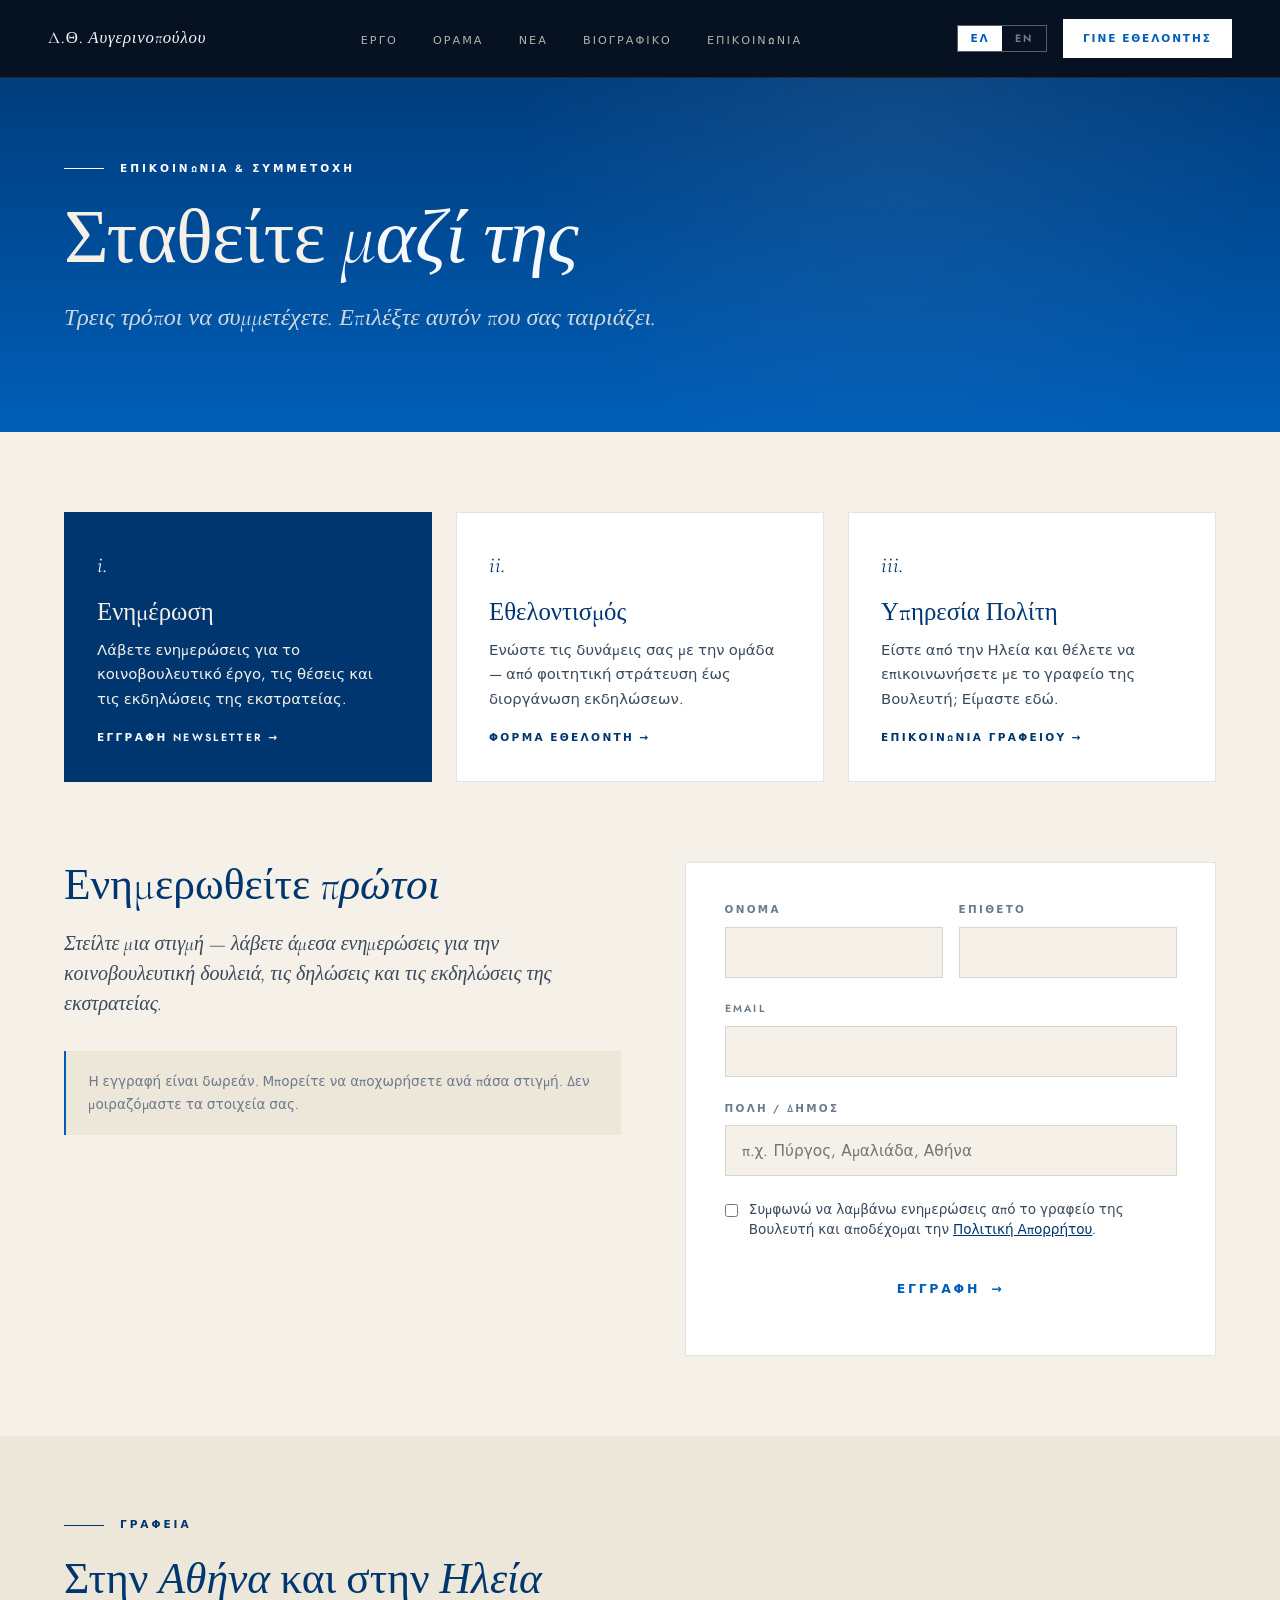
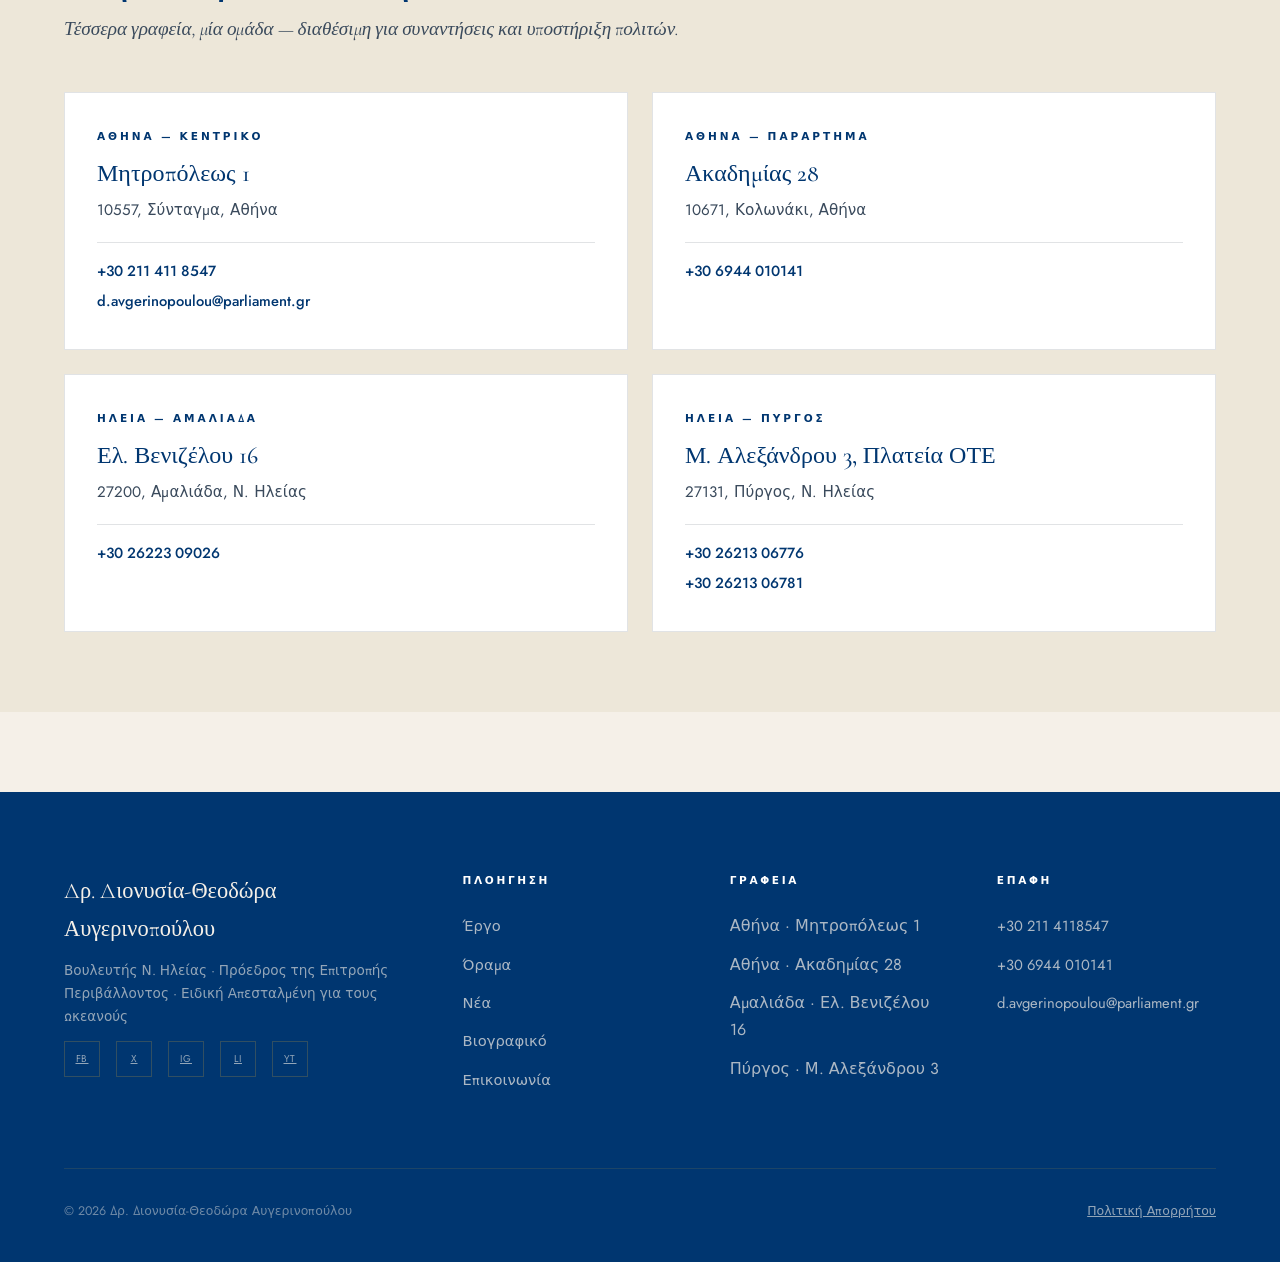
<file: connect.html>
<!DOCTYPE html>
<html lang="el" data-lang="el">
<head>
<meta charset="UTF-8">
<meta name="viewport" content="width=device-width, initial-scale=1.0">
<title>Επικοινωνία — Δρ. Διονυσία-Θεοδώρα Αυγερινοπούλου</title>
<link rel="preconnect" href="https://fonts.googleapis.com">
<link rel="preconnect" href="https://fonts.gstatic.com" crossorigin>
<link href="https://fonts.googleapis.com/css2?family=Cormorant+Garamond:ital,wght@0,300;0,400;0,500;0,600;0,700;1,300;1,400&family=Jost:wght@300;400;500;600;700&display=swap" rel="stylesheet">
<link rel="stylesheet" href="assets/styles.css">
<style>
.page-hero { background:linear-gradient(180deg, var(--navy-deep) 0%, var(--navy) 100%); color:var(--cream); padding:160px 4rem 6rem; position:relative; overflow:hidden; }
.page-hero::before { content:''; position:absolute; inset:0; opacity:0.06; background-image:radial-gradient(circle at 70% 30%, var(--gold) 0%, transparent 40%); }
.page-hero-inner { position:relative; max-width:1320px; margin:0 auto; }
.page-hero .section-label { color:var(--gold); }
.page-hero .section-label-line { background:var(--gold); }
.page-hero h1 { font-family:var(--serif); font-size:clamp(3rem, 6vw, 5.8rem); font-weight:300; line-height:1; color:var(--cream); letter-spacing:-0.01em; margin-bottom:1.4rem; }
.page-hero h1 em { font-style:italic; color:var(--gold-pale); }
.page-hero p.lede { font-family:var(--serif); font-size:1.5rem; font-style:italic; color:rgba(245,240,232,0.85); max-width:780px; line-height:1.5; }

.connect-page { max-width:1320px; margin:0 auto; padding:5rem 4rem; }

/* Path picker */
.path-picker { display:grid; grid-template-columns:repeat(3, 1fr); gap:1.5rem; margin-bottom:5rem; }
.path-card {
  background:var(--white); border:1px solid var(--border); padding:2.4rem 2rem 2.2rem;
  cursor:pointer; transition:all 0.25s; text-align:left; font-family:var(--sans);
  display:flex; flex-direction:column;
}
.path-card:hover { transform:translateY(-3px); box-shadow:var(--shadow-md); border-color:var(--navy); }
.path-card.active { background:var(--navy-deep); color:var(--cream); border-color:var(--navy-deep); }
.path-card.active .path-num, .path-card.active .path-title, .path-card.active .path-body { color:var(--cream); }
.path-card.active .path-num em { color:var(--gold-pale); }
.path-num { font-family:var(--serif); font-style:italic; font-size:1.4rem; color:var(--gold-deep); margin-bottom:1.2rem; }
.path-num em { font-style:italic; }
.path-title { font-family:var(--serif); font-size:1.55rem; font-weight:500; color:var(--navy-deep); margin-bottom:0.6rem; line-height:1.25; }
.path-body { font-size:0.93rem; color:var(--text-mid); line-height:1.65; flex:1; }
.path-arrow { margin-top:1.2rem; font-size:0.66rem; font-weight:600; letter-spacing:0.22em; text-transform:uppercase; color:var(--gold-deep); }
.path-card.active .path-arrow { color:var(--gold-pale); }

/* Form section */
.form-section { display:none; }
.form-section.active { display:block; }
.form-grid { display:grid; grid-template-columns:1.1fr 0.9fr; gap:4rem; align-items:start; }
.form-intro h2 { font-family:var(--serif); font-size:clamp(2rem, 3.4vw, 3rem); font-weight:300; line-height:1.1; color:var(--navy-deep); margin-bottom:1.2rem; }
.form-intro h2 em { font-style:italic; color:var(--gold-deep); }
.form-intro p { font-family:var(--serif); font-size:1.25rem; font-style:italic; color:var(--text-mid); line-height:1.5; margin-bottom:2rem; }
.form-intro .meta { font-size:0.85rem; color:var(--text-muted); font-family:var(--sans); font-style:normal; padding:1.2rem 1.4rem; border-left:2px solid var(--navy); background:var(--cream-dark); }

.form-box { background:var(--white); border:1px solid var(--border); padding:2.4rem; }
.form-row { display:flex; flex-direction:column; gap:0.5rem; margin-bottom:1.4rem; }
.form-row.two { display:grid; grid-template-columns:1fr 1fr; gap:1rem; }
.form-row.two > div { display:flex; flex-direction:column; gap:0.5rem; }
.form-row label {
  font-size:0.65rem; font-weight:600; letter-spacing:0.22em; text-transform:uppercase;
  color:var(--text-muted);
}
.form-row input, .form-row select, .form-row textarea {
  font-family:var(--sans); font-size:0.96rem; padding:0.85rem 1rem;
  background:var(--cream); border:1px solid var(--border); color:var(--text-dark);
  transition:border-color 0.2s;
}
.form-row input:focus, .form-row select:focus, .form-row textarea:focus { outline:none; border-color:var(--navy); }
.form-row textarea { resize:vertical; min-height:120px; }
.form-checkbox { display:flex; align-items:flex-start; gap:0.7rem; margin-bottom:1.4rem; }
.form-checkbox input { margin-top:0.3rem; }
.form-checkbox label {
  font-size:0.85rem; color:var(--text-mid); letter-spacing:0; text-transform:none; font-weight:400; line-height:1.5;
}
.form-submit { margin-top:0.5rem; }
.form-submit .btn-primary { width:100%; justify-content:center; padding:1.15rem; font-size:0.78rem; }
.form-note { font-size:0.75rem; color:var(--text-muted); margin-top:1rem; line-height:1.5; }

/* Volunteer checklist */
.interests { display:grid; grid-template-columns:1fr 1fr; gap:0.6rem; margin-bottom:1.4rem; }
.interest-item {
  display:flex; align-items:center; gap:0.6rem; padding:0.7rem 1rem;
  background:var(--cream); border:1px solid var(--border); cursor:pointer; transition:all 0.2s;
}
.interest-item:hover { border-color:var(--navy); }
.interest-item input { margin:0; }
.interest-item label { margin:0; cursor:pointer; font-size:0.85rem; color:var(--text-dark); letter-spacing:0; text-transform:none; font-weight:400; }

/* Offices map section */
.offices { background:var(--cream-dark); margin:5rem -4rem 0; padding:5rem 4rem; }
.offices-inner { max-width:1320px; margin:0 auto; }
.offices-grid { display:grid; grid-template-columns:repeat(2, 1fr); gap:1.5rem; margin-top:3rem; }
.office-card {
  background:var(--white); border:1px solid var(--border); padding:2.2rem 2rem;
  position:relative;
}
.office-region {
  font-size:0.66rem; font-weight:600; letter-spacing:0.28em; text-transform:uppercase;
  color:var(--gold-deep); margin-bottom:0.8rem;
}
.office-name { font-family:var(--serif); font-size:1.5rem; font-weight:500; color:var(--navy-deep); margin-bottom:0.6rem; line-height:1.25; }
.office-address { font-size:0.95rem; color:var(--text-mid); margin-bottom:1.2rem; line-height:1.6; }
.office-tel { display:flex; flex-direction:column; gap:0.3rem; font-size:0.92rem; padding-top:1rem; border-top:1px solid var(--border); }
.office-tel a { color:var(--navy-deep); text-decoration:none; font-weight:500; }
.office-tel a:hover { color:var(--gold-deep); }

@media (max-width:1100px) {
  .path-picker { grid-template-columns:1fr; }
  .form-grid { grid-template-columns:1fr; gap:2.5rem; }
  .offices-grid { grid-template-columns:1fr; }
  .interests { grid-template-columns:1fr; }
}
@media (max-width:760px) {
  .page-hero { padding:120px 1.4rem 4rem; }
  .connect-page { padding:3rem 1.4rem; }
  .offices { margin:4rem -1.4rem 0; padding:3.5rem 1.4rem; }
  .form-box { padding:1.6rem; }
  .form-row.two { grid-template-columns:1fr; }
}
</style>
</head>
<body>

<nav id="nav">
  <a href="index.html" class="nav-logo"><strong>Δ.Θ.</strong> Αυγερινοπούλου</a>
  <ul class="nav-links">
    <li><a href="index.html#pillars"><span class="el">Έργο</span><span class="en">Work</span></a></li>
    <li><a href="index.html#vision"><span class="el">Όραμα</span><span class="en">Vision</span></a></li>
    <li><a href="news.html"><span class="el">Νέα</span><span class="en">News</span></a></li>
    <li><a href="bio.html"><span class="el">Βιογραφικό</span><span class="en">About</span></a></li>
    <li><a href="connect.html"><span class="el">Επικοινωνία</span><span class="en">Connect</span></a></li>
  </ul>
  <div class="nav-right">
    <div class="lang-toggle">
      <button class="lang-btn active" data-set-lang="el">ΕΛ</button>
      <button class="lang-btn" data-set-lang="en">EN</button>
    </div>
    <a href="#volunteer" class="nav-cta"><span class="el">Γίνε Εθελοντής</span><span class="en">Volunteer</span></a>
    <button class="hamburger" id="hamburger" aria-label="Menu"><span></span><span></span><span></span></button>
  </div>
</nav>
<div class="mobile-menu" id="mobileMenu">
  <a href="index.html#pillars"><span class="el">Έργο</span><span class="en">Work</span></a>
  <a href="index.html#vision"><span class="el">Όραμα</span><span class="en">Vision</span></a>
  <a href="news.html"><span class="el">Νέα</span><span class="en">News</span></a>
  <a href="bio.html"><span class="el">Βιογραφικό</span><span class="en">About</span></a>
  <a href="connect.html"><span class="el">Επικοινωνία</span><span class="en">Connect</span></a>
</div>

<section class="page-hero">
  <div class="page-hero-inner">
    <div class="section-label">
      <span class="section-label-line"></span>
      <span class="el">Επικοινωνία &amp; Συμμετοχή</span>
      <span class="en">Connect &amp; Get Involved</span>
    </div>
    <h1>
      <span class="el">Σταθείτε <em>μαζί της</em></span>
      <span class="en" style="display:none;">Stand <em>with her</em></span>
    </h1>
    <p class="lede el">Τρεις τρόποι να συμμετέχετε. Επιλέξτε αυτόν που σας ταιριάζει.</p>
    <p class="lede en" style="display:none;">Three ways to take part. Choose the one that fits.</p>
  </div>
</section>

<div class="connect-page">

  <!-- Path picker -->
  <div class="path-picker">
    <button class="path-card active" data-path="newsletter" id="path-newsletter">
      <div class="path-num"><em>i.</em></div>
      <h3 class="path-title el">Ενημέρωση</h3>
      <h3 class="path-title en" style="display:none;">Stay Informed</h3>
      <p class="path-body el">Λάβετε ενημερώσεις για το κοινοβουλευτικό έργο, τις θέσεις και τις εκδηλώσεις της εκστρατείας.</p>
      <p class="path-body en" style="display:none;">Receive updates on parliamentary work, positions, and campaign events.</p>
      <div class="path-arrow el">Εγγραφή Newsletter →</div>
      <div class="path-arrow en" style="display:none;">Subscribe →</div>
    </button>

    <button class="path-card" data-path="volunteer" id="path-volunteer">
      <div class="path-num"><em>ii.</em></div>
      <h3 class="path-title el">Εθελοντισμός</h3>
      <h3 class="path-title en" style="display:none;">Volunteer</h3>
      <p class="path-body el">Ενώστε τις δυνάμεις σας με την ομάδα — από φοιτητική στράτευση έως διοργάνωση εκδηλώσεων.</p>
      <p class="path-body en" style="display:none;">Join the team — from student outreach to hosting community events.</p>
      <div class="path-arrow el">Φόρμα Εθελοντή →</div>
      <div class="path-arrow en" style="display:none;">Volunteer Form →</div>
    </button>

    <button class="path-card" data-path="constituent" id="path-constituent">
      <div class="path-num"><em>iii.</em></div>
      <h3 class="path-title el">Υπηρεσία Πολίτη</h3>
      <h3 class="path-title en" style="display:none;">Constituent Service</h3>
      <p class="path-body el">Είστε από την Ηλεία και θέλετε να επικοινωνήσετε με το γραφείο της Βουλευτή; Είμαστε εδώ.</p>
      <p class="path-body en" style="display:none;">From Ilia and need to reach the MP's office? We're here.</p>
      <div class="path-arrow el">Επικοινωνία Γραφείου →</div>
      <div class="path-arrow en" style="display:none;">Office Contact →</div>
    </button>
  </div>

  <!-- ── NEWSLETTER ── -->
  <div class="form-section active" id="newsletter">
    <div class="form-grid">
      <div class="form-intro">
        <h2 class="el">Ενημερωθείτε <em>πρώτοι</em></h2>
        <h2 class="en" style="display:none;">Be the <em>first to know</em></h2>
        <p class="el">Στείλτε μια στιγμή — λάβετε άμεσα ενημερώσεις για την κοινοβουλευτική δουλειά, τις δηλώσεις και τις εκδηλώσεις της εκστρατείας.</p>
        <p class="en" style="display:none;">Take a moment — receive direct updates on parliamentary work, statements, and campaign events.</p>
        <div class="meta el">Η εγγραφή είναι δωρεάν. Μπορείτε να αποχωρήσετε ανά πάσα στιγμή. Δεν μοιραζόμαστε τα στοιχεία σας.</div>
        <div class="meta en" style="display:none;">Free to subscribe. Unsubscribe any time. We never share your data.</div>
      </div>
      <form class="form-box" onsubmit="event.preventDefault(); alert('Demo form — not yet connected to a mailing service.');">
        <div class="form-row two">
          <div>
            <label for="nl-fname"><span class="el">Όνομα</span><span class="en">First name</span></label>
            <input id="nl-fname" type="text" required>
          </div>
          <div>
            <label for="nl-lname"><span class="el">Επίθετο</span><span class="en">Last name</span></label>
            <input id="nl-lname" type="text" required>
          </div>
        </div>
        <div class="form-row">
          <label for="nl-email">Email</label>
          <input id="nl-email" type="email" required>
        </div>
        <div class="form-row">
          <label for="nl-city"><span class="el">Πόλη / Δήμος</span><span class="en">City / Municipality</span></label>
          <input id="nl-city" type="text" placeholder="π.χ. Πύργος, Αμαλιάδα, Αθήνα">
        </div>
        <div class="form-checkbox">
          <input id="nl-consent" type="checkbox" required>
          <label for="nl-consent" class="el">Συμφωνώ να λαμβάνω ενημερώσεις από το γραφείο της Βουλευτή και αποδέχομαι την <a href="#" style="color:var(--gold-deep);">Πολιτική Απορρήτου</a>.</label>
          <label for="nl-consent" class="en" style="display:none;">I agree to receive updates from the MP's office and accept the <a href="#" style="color:var(--gold-deep);">Privacy Policy</a>.</label>
        </div>
        <div class="form-submit">
          <button type="submit" class="btn btn-primary">
            <span class="el">Εγγραφή</span>
            <span class="en">Subscribe</span>
            <span class="btn-arrow">→</span>
          </button>
        </div>
      </form>
    </div>
  </div>

  <!-- ── VOLUNTEER ── -->
  <div class="form-section" id="volunteer">
    <div class="form-grid">
      <div class="form-intro">
        <h2 class="el">Γίνε <em>μέρος της ομάδας</em></h2>
        <h2 class="en" style="display:none;">Join <em>the team</em></h2>
        <p class="el">Από το πεδίο της εκλογικής περιφέρειας μέχρι τα στοχευμένα events στην Αθήνα — υπάρχει ρόλος για όλους.</p>
        <p class="en" style="display:none;">From district groundwork to targeted Athens events — there's a role for everyone.</p>
        <div class="meta el">Όλοι οι εθελοντές λαμβάνουν προσωπική απάντηση από την ομάδα εντός 48 ωρών. Ευχαριστούμε για τη στήριξη.</div>
        <div class="meta en" style="display:none;">Every volunteer hears back from the team within 48 hours. Thank you for stepping up.</div>
      </div>
      <form class="form-box" onsubmit="event.preventDefault(); alert('Demo form — not yet connected to a backend.');">
        <div class="form-row two">
          <div>
            <label for="v-fname"><span class="el">Όνομα</span><span class="en">First name</span></label>
            <input id="v-fname" type="text" required>
          </div>
          <div>
            <label for="v-lname"><span class="el">Επίθετο</span><span class="en">Last name</span></label>
            <input id="v-lname" type="text" required>
          </div>
        </div>
        <div class="form-row two">
          <div>
            <label for="v-email">Email</label>
            <input id="v-email" type="email" required>
          </div>
          <div>
            <label for="v-phone"><span class="el">Τηλέφωνο</span><span class="en">Phone</span></label>
            <input id="v-phone" type="tel">
          </div>
        </div>
        <div class="form-row">
          <label for="v-area"><span class="el">Περιοχή</span><span class="en">Area</span></label>
          <select id="v-area">
            <option value="">— <span class="el">επιλέξτε</span><span class="en">select</span> —</option>
            <option>Πύργος / Pyrgos</option>
            <option>Αμαλιάδα / Amaliada</option>
            <option>Αρχαία Ολυμπία / Ancient Olympia</option>
            <option>Άλλη περιοχή Ηλείας / Other Ilia</option>
            <option>Αθήνα / Athens</option>
            <option>Διασπορά / Diaspora</option>
            <option>Άλλο / Other</option>
          </select>
        </div>
        <label style="font-size:0.65rem; font-weight:600; letter-spacing:0.22em; text-transform:uppercase; color:var(--text-muted); margin-bottom:0.8rem; display:block;">
          <span class="el">Σε τι θέλετε να συμμετέχετε;</span>
          <span class="en">How would you like to help?</span>
        </label>
        <div class="interests">
          <div class="interest-item"><input type="checkbox" id="i1"><label for="i1" class="el">Πόρτα-πόρτα στην Ηλεία</label><label for="i1" class="en" style="display:none;">Canvassing in Ilia</label></div>
          <div class="interest-item"><input type="checkbox" id="i2"><label for="i2" class="el">Διοργάνωση εκδήλωσης</label><label for="i2" class="en" style="display:none;">Host an event</label></div>
          <div class="interest-item"><input type="checkbox" id="i3"><label for="i3" class="el">Νέοι &amp; Φοιτητές</label><label for="i3" class="en" style="display:none;">Youth &amp; students</label></div>
          <div class="interest-item"><input type="checkbox" id="i4"><label for="i4" class="el">Διεθνής διασπορά</label><label for="i4" class="en" style="display:none;">International diaspora</label></div>
          <div class="interest-item"><input type="checkbox" id="i5"><label for="i5" class="el">Social media &amp; ψηφιακά</label><label for="i5" class="en" style="display:none;">Social media &amp; digital</label></div>
          <div class="interest-item"><input type="checkbox" id="i6"><label for="i6" class="el">Άλλο — θα μας πείτε</label><label for="i6" class="en" style="display:none;">Other — tell us</label></div>
        </div>
        <div class="form-row">
          <label for="v-note"><span class="el">Σημείωμα (προαιρετικό)</span><span class="en">Note (optional)</span></label>
          <textarea id="v-note" rows="3"></textarea>
        </div>
        <div class="form-submit">
          <button type="submit" class="btn btn-primary">
            <span class="el">Δηλώστε Συμμετοχή</span>
            <span class="en">Sign Me Up</span>
            <span class="btn-arrow">→</span>
          </button>
        </div>
      </form>
    </div>
  </div>

  <!-- ── CONSTITUENT ── -->
  <div class="form-section" id="constituent">
    <div class="form-grid">
      <div class="form-intro">
        <h2 class="el">Το γραφείο μας <em>δουλεύει για εσάς</em></h2>
        <h2 class="en" style="display:none;">Our office <em>works for you</em></h2>
        <p class="el">Είστε από την Ηλεία; Επικοινωνήστε για συνάντηση, αναφορά τοπικού ζητήματος ή υποστήριξη σε διοικητική υπόθεση.</p>
        <p class="en" style="display:none;">From Ilia? Reach out to request a meeting, report a local issue, or seek help with an administrative matter.</p>
        <div class="meta el">Για κατεπείγουσες υποθέσεις, καλέστε το γραφείο Αθήνας απευθείας: +30 211 4118547. Email: d.avgerinopoulou@parliament.gr.</div>
        <div class="meta en" style="display:none;">For urgent matters, call the Athens office: +30 211 4118547. Email: d.avgerinopoulou@parliament.gr.</div>
      </div>
      <form class="form-box" onsubmit="event.preventDefault(); alert('Demo form — not yet connected to a backend.');">
        <div class="form-row two">
          <div>
            <label for="c-fname"><span class="el">Όνομα</span><span class="en">First name</span></label>
            <input id="c-fname" type="text" required>
          </div>
          <div>
            <label for="c-lname"><span class="el">Επίθετο</span><span class="en">Last name</span></label>
            <input id="c-lname" type="text" required>
          </div>
        </div>
        <div class="form-row two">
          <div>
            <label for="c-email">Email</label>
            <input id="c-email" type="email" required>
          </div>
          <div>
            <label for="c-phone"><span class="el">Τηλέφωνο</span><span class="en">Phone</span></label>
            <input id="c-phone" type="tel">
          </div>
        </div>
        <div class="form-row">
          <label for="c-type"><span class="el">Τύπος αιτήματος</span><span class="en">Request type</span></label>
          <select id="c-type" required>
            <option value="">— <span class="el">επιλέξτε</span><span class="en">select</span> —</option>
            <option><span class="el">Αίτημα συνάντησης</span></option>
            <option><span class="el">Αναφορά τοπικού ζητήματος</span></option>
            <option><span class="el">Διοικητική υπόθεση</span></option>
            <option><span class="el">Δημόσια ομιλία / εκδήλωση</span></option>
            <option><span class="el">Επαφή με ΜΜΕ</span></option>
            <option><span class="el">Άλλο</span></option>
          </select>
        </div>
        <div class="form-row">
          <label for="c-subject"><span class="el">Θέμα</span><span class="en">Subject</span></label>
          <input id="c-subject" type="text" required>
        </div>
        <div class="form-row">
          <label for="c-message"><span class="el">Μήνυμα</span><span class="en">Message</span></label>
          <textarea id="c-message" rows="6" required></textarea>
        </div>
        <div class="form-submit">
          <button type="submit" class="btn btn-primary">
            <span class="el">Αποστολή</span>
            <span class="en">Send</span>
            <span class="btn-arrow">→</span>
          </button>
        </div>
        <p class="form-note el">Σύμφωνα με τον ΓΚΠΔ, τα στοιχεία σας χρησιμοποιούνται αποκλειστικά για την απάντηση στο αίτημά σας.</p>
        <p class="form-note en" style="display:none;">Under GDPR, your information is used solely to respond to your request.</p>
      </form>
    </div>
  </div>

  <!-- ── OFFICES ── -->
  <section class="offices">
    <div class="offices-inner">
      <div class="section-label">
        <span class="section-label-line"></span>
        <span class="el">Γραφεία</span>
        <span class="en">Offices</span>
      </div>
      <h2 style="font-family:var(--serif); font-size:clamp(2rem, 3.4vw, 3rem); font-weight:300; line-height:1.05; color:var(--navy-deep); margin-bottom:0.8rem;">
        <span class="el">Στην <em>Αθήνα</em> και στην <em>Ηλεία</em></span>
        <span class="en" style="display:none;">In <em>Athens</em> and <em>Ilia</em></span>
      </h2>
      <p style="font-family:var(--serif); font-size:1.2rem; font-style:italic; color:var(--text-mid); max-width:620px; line-height:1.5;">
        <span class="el">Τέσσερα γραφεία, μία ομάδα — διαθέσιμη για συναντήσεις και υποστήριξη πολιτών.</span>
        <span class="en" style="display:none;">Four offices, one team — available for meetings and constituent support.</span>
      </p>

      <div class="offices-grid">
        <div class="office-card">
          <div class="office-region"><span class="el">Αθήνα — Κεντρικό</span><span class="en">Athens — Main</span></div>
          <div class="office-name">Μητροπόλεως 1</div>
          <div class="office-address el">10557, Σύνταγμα, Αθήνα</div>
          <div class="office-address en" style="display:none;">10557, Syntagma, Athens</div>
          <div class="office-tel">
            <a href="tel:+302114118547">+30 211 411 8547</a>
            <a href="mailto:d.avgerinopoulou@parliament.gr">d.avgerinopoulou@parliament.gr</a>
          </div>
        </div>
        <div class="office-card">
          <div class="office-region"><span class="el">Αθήνα — Παράρτημα</span><span class="en">Athens — Annex</span></div>
          <div class="office-name">Ακαδημίας 28</div>
          <div class="office-address el">10671, Κολωνάκι, Αθήνα</div>
          <div class="office-address en" style="display:none;">10671, Kolonaki, Athens</div>
          <div class="office-tel">
            <a href="tel:+306944010141">+30 6944 010141</a>
          </div>
        </div>
        <div class="office-card">
          <div class="office-region"><span class="el">Ηλεία — Αμαλιάδα</span><span class="en">Ilia — Amaliada</span></div>
          <div class="office-name">Ελ. Βενιζέλου 16</div>
          <div class="office-address el">27200, Αμαλιάδα, Ν. Ηλείας</div>
          <div class="office-address en" style="display:none;">27200, Amaliada, Ilia</div>
          <div class="office-tel">
            <a href="tel:+302622309026">+30 26223 09026</a>
          </div>
        </div>
        <div class="office-card">
          <div class="office-region"><span class="el">Ηλεία — Πύργος</span><span class="en">Ilia — Pyrgos</span></div>
          <div class="office-name">Μ. Αλεξάνδρου 3, Πλατεία ΟΤΕ</div>
          <div class="office-address el">27131, Πύργος, Ν. Ηλείας</div>
          <div class="office-address en" style="display:none;">27131, Pyrgos, Ilia</div>
          <div class="office-tel">
            <a href="tel:+302621306776">+30 26213 06776</a>
            <a href="tel:+302621306781">+30 26213 06781</a>
          </div>
        </div>
      </div>
    </div>
  </section>
</div>

<footer>
  <div class="footer-grid">
    <div>
      <div class="footer-brand-name">Δρ. Διονυσία-Θεοδώρα Αυγερινοπούλου</div>
      <p class="footer-brand-role el">Βουλευτής Ν. Ηλείας · Πρόεδρος της Επιτροπής Περιβάλλοντος · Ειδική Απεσταλμένη για τους Ωκεανούς</p>
      <p class="footer-brand-role en" style="display:none;">MP for Ilia · Chair, Environment Committee · Special Envoy for the Ocean</p>
      <div class="footer-social">
        <a href="https://www.facebook.com/avgerinopoulou" target="_blank" rel="noopener">FB</a>
        <a href="https://twitter.com/avgerinopoulou" target="_blank" rel="noopener">X</a>
        <a href="https://www.instagram.com/davgerinopoulou/" target="_blank" rel="noopener">IG</a>
        <a href="https://www.linkedin.com/in/avgerinopoulou/" target="_blank" rel="noopener">LI</a>
        <a href="https://www.youtube.com/channel/UCVoStXfBsK2sF80NBtczlMA" target="_blank" rel="noopener">YT</a>
      </div>
    </div>
    <div class="footer-col">
      <div class="footer-col-title"><span class="el">Πλοήγηση</span><span class="en">Site</span></div>
      <ul>
        <li><a href="index.html#pillars"><span class="el">Έργο</span><span class="en">Work</span></a></li>
        <li><a href="index.html#vision"><span class="el">Όραμα</span><span class="en">Vision</span></a></li>
        <li><a href="news.html"><span class="el">Νέα</span><span class="en">News</span></a></li>
        <li><a href="bio.html"><span class="el">Βιογραφικό</span><span class="en">Biography</span></a></li>
        <li><a href="connect.html"><span class="el">Επικοινωνία</span><span class="en">Connect</span></a></li>
      </ul>
    </div>
    <div class="footer-col">
      <div class="footer-col-title"><span class="el">Γραφεία</span><span class="en">Offices</span></div>
      <ul>
        <li>Αθήνα · Μητροπόλεως 1</li>
        <li>Αθήνα · Ακαδημίας 28</li>
        <li>Αμαλιάδα · Ελ. Βενιζέλου 16</li>
        <li>Πύργος · Μ. Αλεξάνδρου 3</li>
      </ul>
    </div>
    <div class="footer-col">
      <div class="footer-col-title"><span class="el">Επαφή</span><span class="en">Contact</span></div>
      <ul>
        <li><a href="tel:+302114118547">+30 211 4118547</a></li>
        <li><a href="tel:+306944010141">+30 6944 010141</a></li>
        <li><a href="mailto:d.avgerinopoulou@parliament.gr">d.avgerinopoulou@parliament.gr</a></li>
      </ul>
    </div>
  </div>
  <div class="footer-bottom">
    <div>© 2026 <span class="el">Δρ. Διονυσία-Θεοδώρα Αυγερινοπούλου</span><span class="en">Dr. Dionysia-Theodora Avgerinopoulou</span></div>
    <div><a href="#"><span class="el">Πολιτική Απορρήτου</span><span class="en">Privacy</span></a></div>
  </div>
</footer>

<script src="assets/site.js"></script>
<script>
// Path picker — switch active form section
(function () {
  const cards = document.querySelectorAll('.path-card');
  const sections = document.querySelectorAll('.form-section');

  function showPath(path) {
    cards.forEach(c => c.classList.toggle('active', c.dataset.path === path));
    sections.forEach(s => s.classList.toggle('active', s.id === path));
    history.replaceState(null, '', '#' + path);
  }

  cards.forEach(c => c.addEventListener('click', () => showPath(c.dataset.path)));

  // honor #volunteer / #constituent / #newsletter hash
  const hash = window.location.hash.replace('#', '');
  if (['newsletter','volunteer','constituent'].includes(hash)) showPath(hash);
})();
</script>
</body>
</html>
</file>
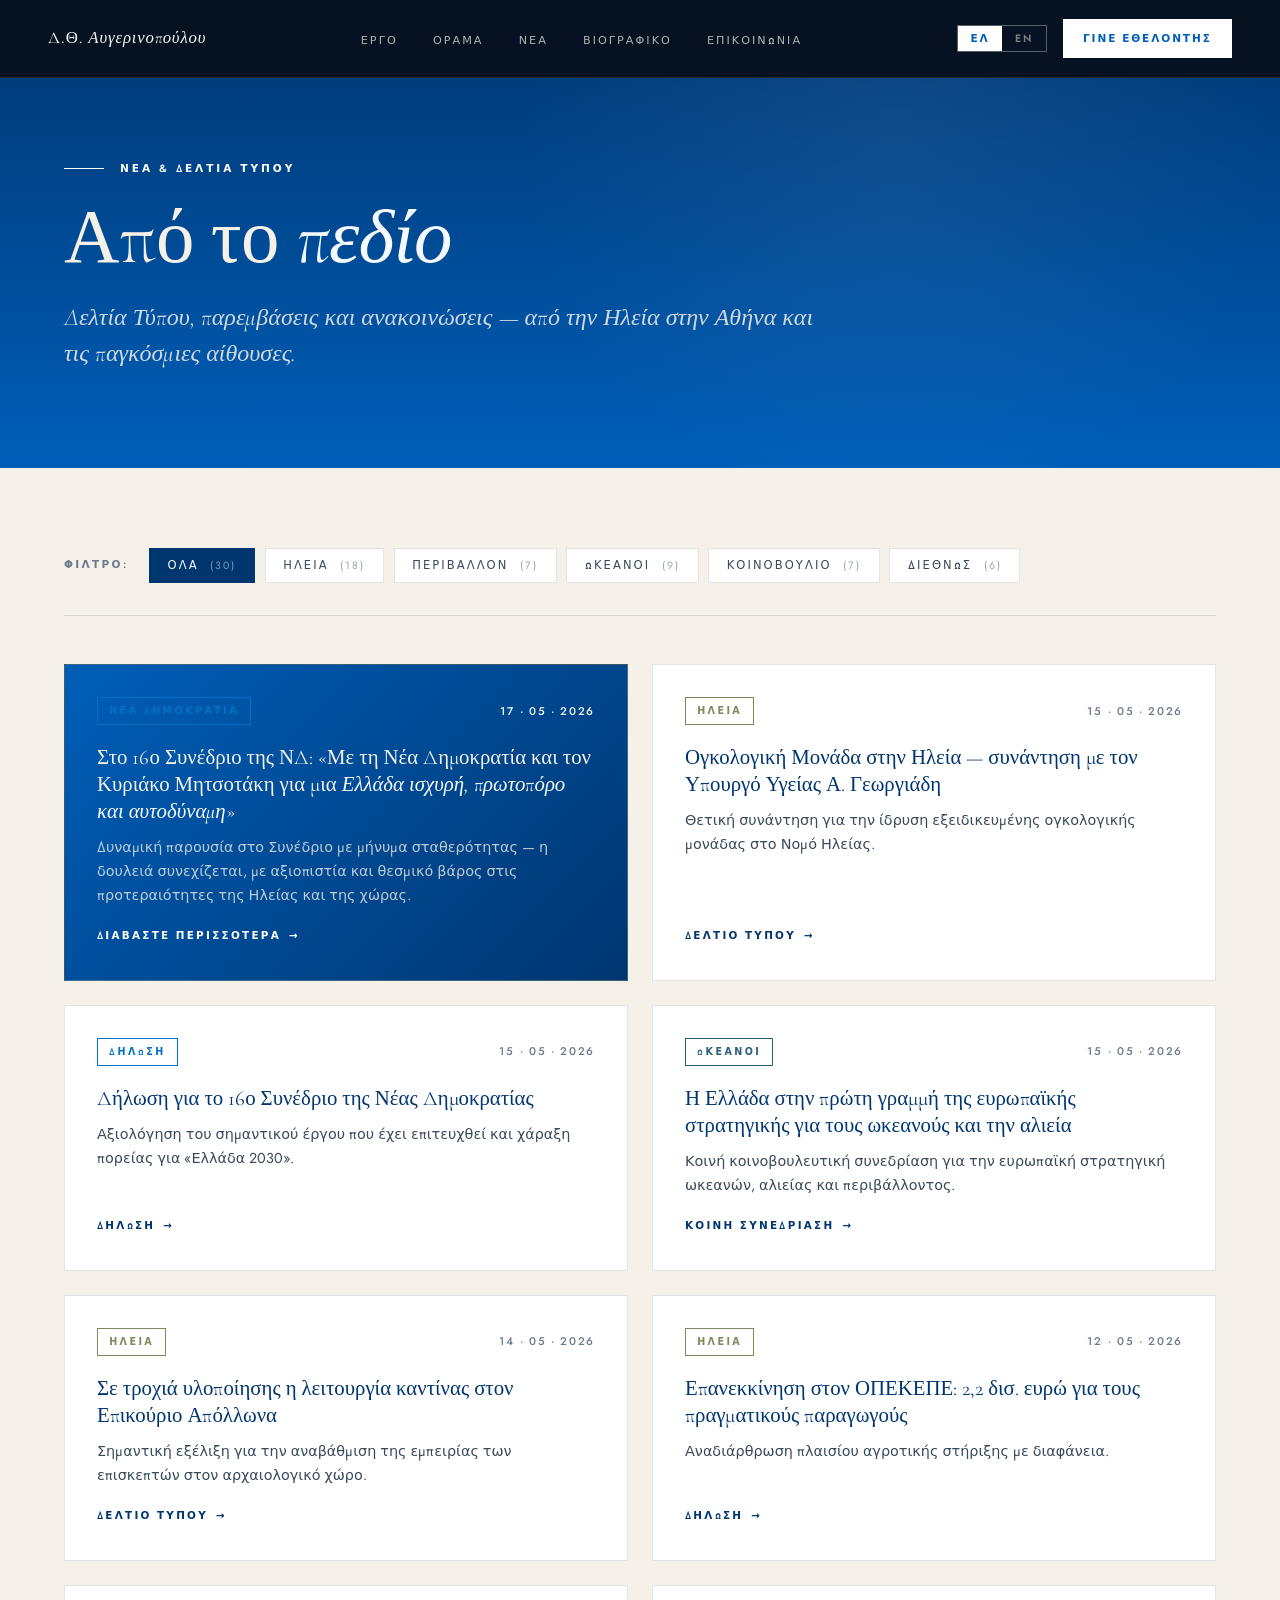
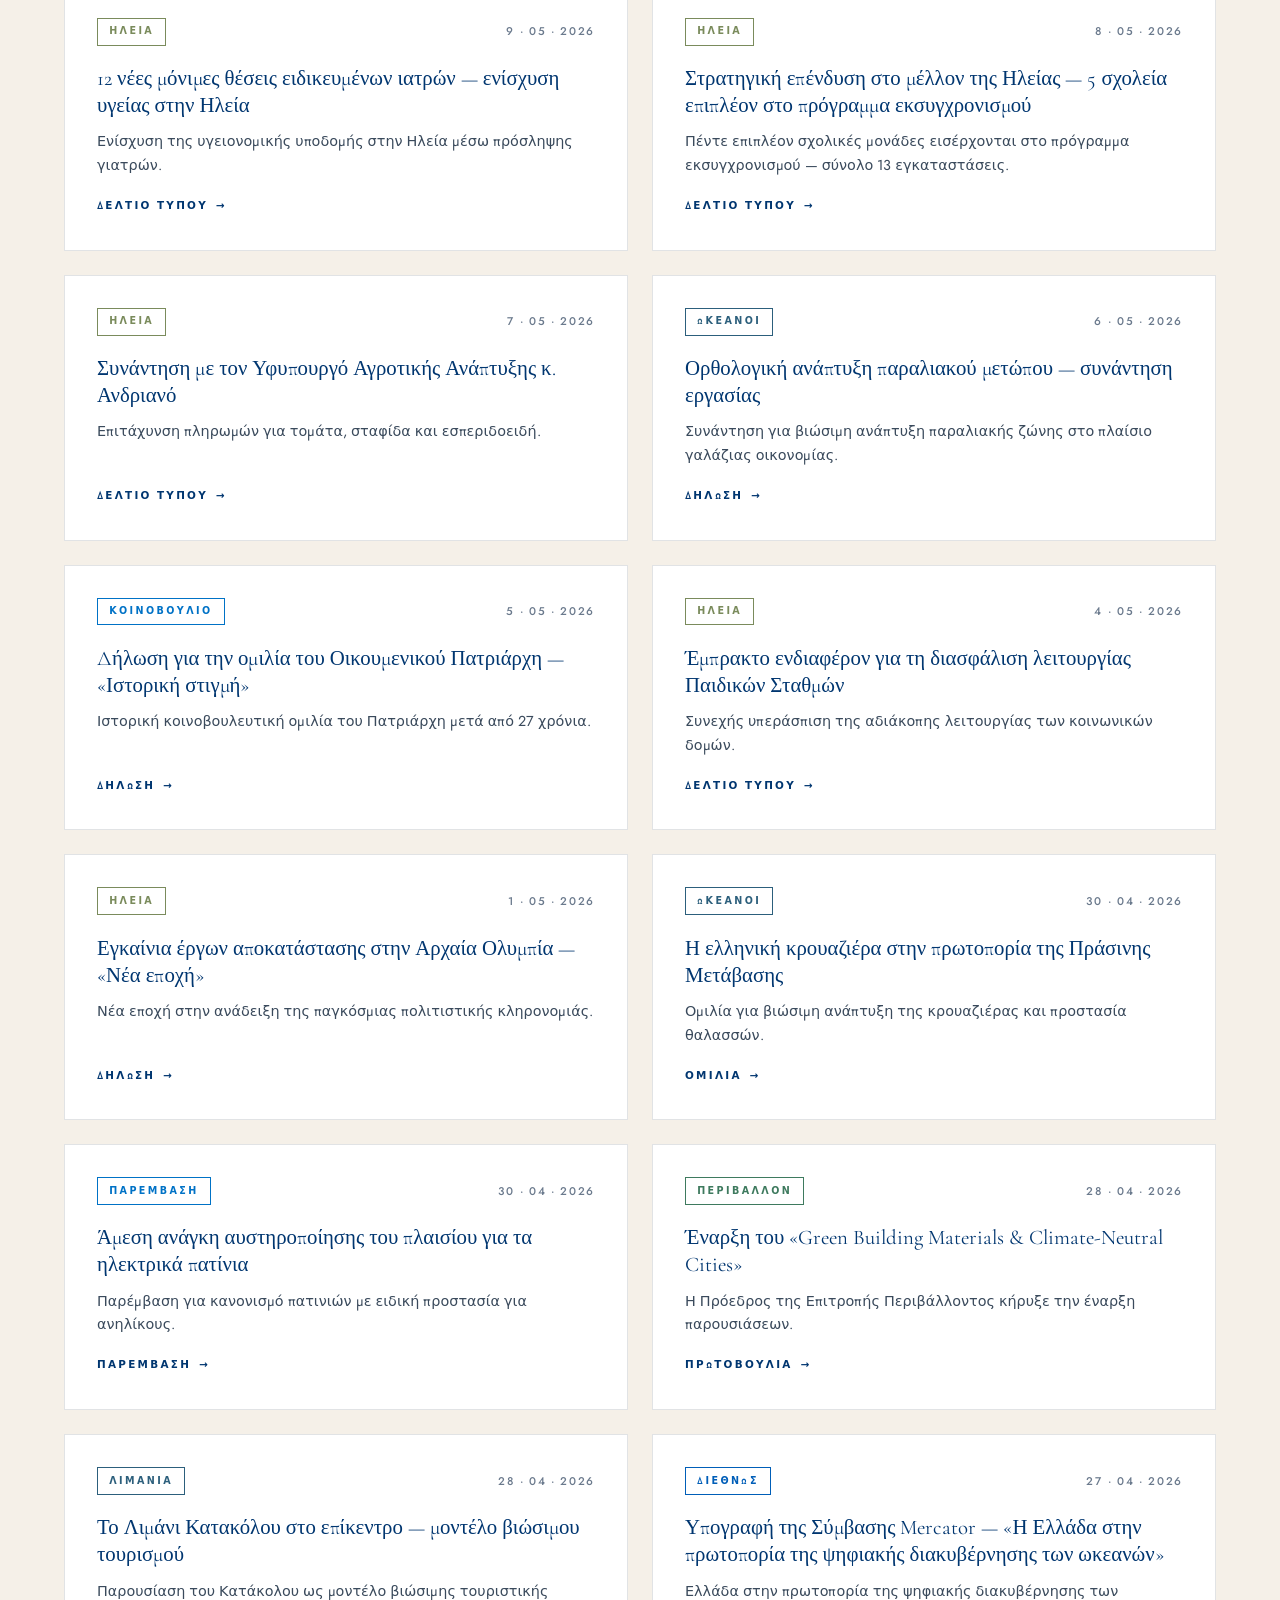
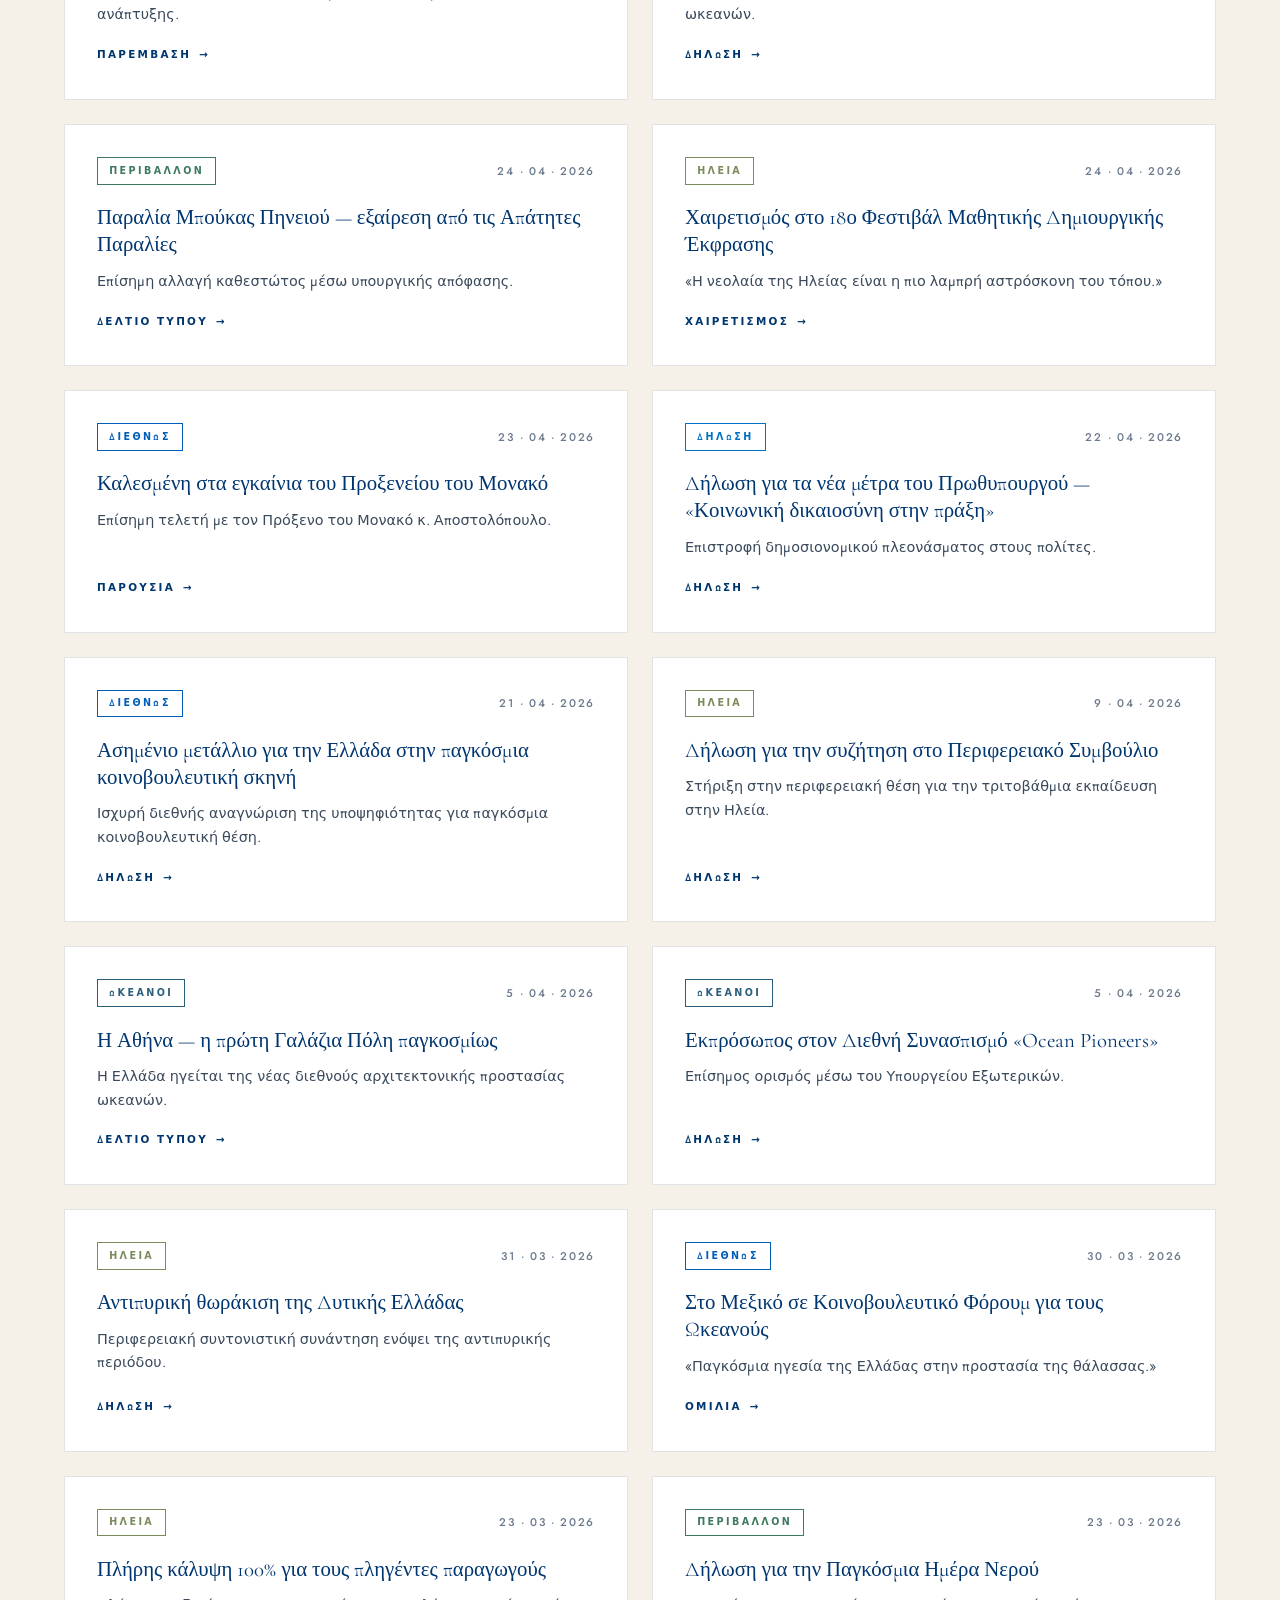
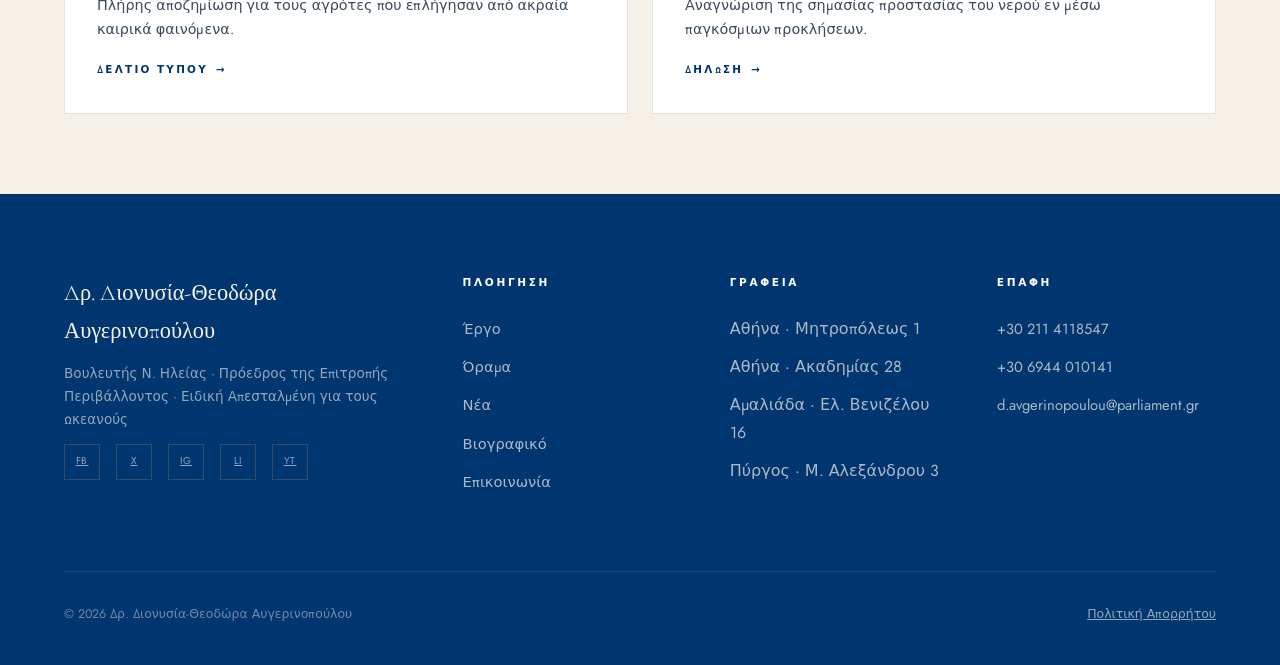
<file: news.html>
<!DOCTYPE html>
<html lang="el" data-lang="el">
<head>
<meta charset="UTF-8">
<meta name="viewport" content="width=device-width, initial-scale=1.0">
<title>Νέα — Δρ. Διονυσία-Θεοδώρα Αυγερινοπούλου</title>
<link rel="preconnect" href="https://fonts.googleapis.com">
<link rel="preconnect" href="https://fonts.gstatic.com" crossorigin>
<link href="https://fonts.googleapis.com/css2?family=Cormorant+Garamond:ital,wght@0,300;0,400;0,500;0,600;0,700;1,300;1,400&family=Jost:wght@300;400;500;600;700&display=swap" rel="stylesheet">
<link rel="stylesheet" href="assets/styles.css">
<style>
.page-hero { background:linear-gradient(180deg, var(--navy-deep) 0%, var(--navy) 100%); color:var(--cream); padding:160px 4rem 6rem; position:relative; overflow:hidden; }
.page-hero::before { content:''; position:absolute; inset:0; opacity:0.06; background-image:radial-gradient(circle at 70% 30%, var(--gold) 0%, transparent 40%); }
.page-hero-inner { position:relative; max-width:1320px; margin:0 auto; }
.page-hero .section-label { color:var(--gold); }
.page-hero .section-label-line { background:var(--gold); }
.page-hero h1 { font-family:var(--serif); font-size:clamp(3rem, 6vw, 5.8rem); font-weight:300; line-height:1; color:var(--cream); letter-spacing:-0.01em; margin-bottom:1.4rem; }
.page-hero h1 em { font-style:italic; color:var(--gold-pale); }
.page-hero p.lede { font-family:var(--serif); font-size:1.5rem; font-style:italic; color:rgba(245,240,232,0.85); max-width:780px; line-height:1.5; }
.news-page { max-width:1320px; margin:0 auto; padding:5rem 4rem; }

/* Filter bar */
.filter-bar {
  display:flex; flex-wrap:wrap; gap:0.6rem; margin-bottom:3rem;
  padding-bottom:2rem; border-bottom:1px solid var(--border);
  align-items:center;
}
.filter-label {
  font-size:0.66rem; font-weight:600; letter-spacing:0.22em; text-transform:uppercase;
  color:var(--text-muted); margin-right:0.7rem;
}
.filter-chip {
  font-family:var(--sans); font-size:0.72rem; font-weight:500; letter-spacing:0.18em;
  text-transform:uppercase; padding:0.55rem 1.1rem;
  background:var(--white); color:var(--text-mid); border:1px solid var(--border);
  cursor:pointer; transition:all 0.2s;
}
.filter-chip:hover { border-color:var(--navy); color:var(--navy-deep); }
.filter-chip.active { background:var(--navy-deep); color:var(--gold-pale); border-color:var(--navy-deep); }
.filter-count { font-size:0.66rem; opacity:0.5; margin-left:0.4rem; font-weight:400; }

/* News grid */
.news-list { display:grid; grid-template-columns:repeat(2, 1fr); gap:1.5rem; }
.news-item {
  background:var(--white); border:1px solid var(--border); padding:2rem 2rem 2.2rem;
  text-decoration:none; color:inherit;
  display:flex; flex-direction:column; transition:all 0.25s;
}
.news-item:hover { transform:translateY(-2px); box-shadow:var(--shadow-md); border-color:var(--navy); }
.news-item-head { display:flex; align-items:center; justify-content:space-between; margin-bottom:1.2rem; gap:1rem; }
.news-item-tag {
  font-size:0.6rem; font-weight:600; letter-spacing:0.25em; text-transform:uppercase;
  padding:0.3rem 0.7rem; border:1px solid;
}
.news-item-tag.ilia { color:#7a8b5c; border-color:#7a8b5c; }
.news-item-tag.global { color:var(--navy); border-color:var(--navy); }
.news-item-tag.parliament { color:var(--navy-light); border-color:var(--navy-light); }
.news-item-tag.environment { color:#3e7a5e; border-color:#3e7a5e; }
.news-item-tag.ocean { color:#2c5f7c; border-color:#2c5f7c; }
.news-item-date {
  font-size:0.7rem; font-weight:500; letter-spacing:0.15em; text-transform:uppercase;
  color:var(--text-muted);
}
.news-item-title {
  font-family:var(--serif); font-size:1.3rem; font-weight:400; line-height:1.3;
  color:var(--navy-deep); margin-bottom:0.7rem;
}
.news-item-excerpt {
  font-size:0.9rem; color:var(--text-mid); line-height:1.65; flex:1;
}
.news-item-meta {
  margin-top:1.2rem; display:flex; align-items:center; gap:0.5rem;
  font-size:0.65rem; font-weight:600; letter-spacing:0.22em; text-transform:uppercase;
  color:var(--gold-deep);
}
.news-item.hidden { display:none; }
.news-item.featured {
  background:linear-gradient(135deg, var(--navy) 0%, var(--navy-deep) 100%); color:var(--cream);
  border-color:rgba(196,151,58,0.3);
}
.news-item.featured .news-item-title { color:var(--cream); }
.news-item.featured .news-item-title em { font-style:italic; color:var(--gold-pale); }
.news-item.featured .news-item-excerpt { color:rgba(245,240,232,0.78); }
.news-item.featured .news-item-date { color:var(--gold-pale); }
.news-item.featured .news-item-meta { color:var(--gold); }
.news-item.featured:hover { box-shadow:0 24px 60px rgba(7,17,30,0.4); }

.empty-state {
  text-align:center; padding:5rem 1rem; color:var(--text-muted);
  font-family:var(--serif); font-size:1.4rem; font-style:italic;
}

@media (max-width:1100px) { .news-list { grid-template-columns:1fr; } }
@media (max-width:760px) {
  .page-hero { padding:120px 1.4rem 4rem; }
  .news-page { padding:3rem 1.4rem; }
  .filter-bar { gap:0.4rem; }
  .filter-chip { padding:0.45rem 0.9rem; font-size:0.65rem; }
}
</style>
</head>
<body>

<nav id="nav">
  <a href="index.html" class="nav-logo"><strong>Δ.Θ.</strong> Αυγερινοπούλου</a>
  <ul class="nav-links">
    <li><a href="index.html#pillars"><span class="el">Έργο</span><span class="en">Work</span></a></li>
    <li><a href="index.html#vision"><span class="el">Όραμα</span><span class="en">Vision</span></a></li>
    <li><a href="news.html"><span class="el">Νέα</span><span class="en">News</span></a></li>
    <li><a href="bio.html"><span class="el">Βιογραφικό</span><span class="en">About</span></a></li>
    <li><a href="connect.html"><span class="el">Επικοινωνία</span><span class="en">Connect</span></a></li>
  </ul>
  <div class="nav-right">
    <div class="lang-toggle">
      <button class="lang-btn active" data-set-lang="el">ΕΛ</button>
      <button class="lang-btn" data-set-lang="en">EN</button>
    </div>
    <a href="connect.html" class="nav-cta"><span class="el">Γίνε Εθελοντής</span><span class="en">Volunteer</span></a>
    <button class="hamburger" id="hamburger" aria-label="Menu"><span></span><span></span><span></span></button>
  </div>
</nav>
<div class="mobile-menu" id="mobileMenu">
  <a href="index.html#pillars"><span class="el">Έργο</span><span class="en">Work</span></a>
  <a href="index.html#vision"><span class="el">Όραμα</span><span class="en">Vision</span></a>
  <a href="news.html"><span class="el">Νέα</span><span class="en">News</span></a>
  <a href="bio.html"><span class="el">Βιογραφικό</span><span class="en">About</span></a>
  <a href="connect.html"><span class="el">Επικοινωνία</span><span class="en">Connect</span></a>
</div>

<section class="page-hero">
  <div class="page-hero-inner">
    <div class="section-label">
      <span class="section-label-line"></span>
      <span class="el">Νέα &amp; Δελτία Τύπου</span>
      <span class="en">News &amp; Press</span>
    </div>
    <h1>
      <span class="el">Από το <em>πεδίο</em></span>
      <span class="en" style="display:none;">From the <em>field</em></span>
    </h1>
    <p class="lede el">Δελτία Τύπου, παρεμβάσεις και ανακοινώσεις — από την Ηλεία στην Αθήνα και τις παγκόσμιες αίθουσες.</p>
    <p class="lede en" style="display:none;">Press releases, parliamentary interventions, and announcements — from Ilia to Athens and the world's halls.</p>
  </div>
</section>

<div class="news-page">

  <!-- Filter bar -->
  <div class="filter-bar">
    <span class="filter-label el">Φίλτρο:</span>
    <span class="filter-label en" style="display:none;">Filter:</span>
    <button class="filter-chip active" data-filter="all"><span class="el">Όλα</span><span class="en">All</span> <span class="filter-count" id="count-all"></span></button>
    <button class="filter-chip" data-filter="ilia"><span class="el">Ηλεία</span><span class="en">Ilia</span> <span class="filter-count" id="count-ilia"></span></button>
    <button class="filter-chip" data-filter="environment"><span class="el">Περιβάλλον</span><span class="en">Environment</span> <span class="filter-count" id="count-environment"></span></button>
    <button class="filter-chip" data-filter="ocean"><span class="el">Ωκεανοί</span><span class="en">Ocean</span> <span class="filter-count" id="count-ocean"></span></button>
    <button class="filter-chip" data-filter="parliament"><span class="el">Κοινοβούλιο</span><span class="en">Parliament</span> <span class="filter-count" id="count-parliament"></span></button>
    <button class="filter-chip" data-filter="global"><span class="el">Διεθνώς</span><span class="en">International</span> <span class="filter-count" id="count-global"></span></button>
  </div>

  <div class="news-list" id="newsList">

    <a class="news-item featured" data-tags="parliament,ilia">
      <div class="news-item-head">
        <span class="news-item-tag parliament"><span class="el">Νέα Δημοκρατία</span><span class="en">New Democracy</span></span>
        <span class="news-item-date">17 · 05 · 2026</span>
      </div>
      <h2 class="news-item-title">
        <span class="el">Στο 16ο Συνέδριο της ΝΔ: «Με τη Νέα Δημοκρατία και τον Κυριάκο Μητσοτάκη για μια <em>Ελλάδα ισχυρή, πρωτοπόρο και αυτοδύναμη</em>»</span>
        <span class="en">At the 16th ND Congress: "With New Democracy and Kyriakos Mitsotakis for a <em>strong, pioneering, self-reliant Greece</em>"</span>
      </h2>
      <p class="news-item-excerpt el">Δυναμική παρουσία στο Συνέδριο με μήνυμα σταθερότητας — η δουλειά συνεχίζεται, με αξιοπιστία και θεσμικό βάρος στις προτεραιότητες της Ηλείας και της χώρας.</p>
      <p class="news-item-excerpt en" style="display:none;">A dynamic presence with a message of stability — the work continues, with credibility and institutional weight on the priorities of Ilia and the country.</p>
      <div class="news-item-meta">
        <span class="el">Διαβάστε περισσότερα</span><span class="en">Read more</span>
        <span>→</span>
      </div>
    </a>

    <a class="news-item" data-tags="ilia">
      <div class="news-item-head">
        <span class="news-item-tag ilia"><span class="el">Ηλεία</span><span class="en">Ilia</span></span>
        <span class="news-item-date">15 · 05 · 2026</span>
      </div>
      <h2 class="news-item-title">
        <span class="el">Ογκολογική Μονάδα στην Ηλεία — συνάντηση με τον Υπουργό Υγείας Α. Γεωργιάδη</span>
        <span class="en">Oncology Unit for Ilia — meeting with Minister of Health A. Georgiadis</span>
      </h2>
      <p class="news-item-excerpt el">Θετική συνάντηση για την ίδρυση εξειδικευμένης ογκολογικής μονάδας στο Νομό Ηλείας.</p>
      <p class="news-item-excerpt en" style="display:none;">A positive meeting regarding the establishment of a specialized oncology facility in Ilia.</p>
      <div class="news-item-meta"><span class="el">Δελτίο Τύπου</span><span class="en">Press release</span> <span>→</span></div>
    </a>

    <a class="news-item" data-tags="parliament,ilia">
      <div class="news-item-head">
        <span class="news-item-tag parliament"><span class="el">Δήλωση</span><span class="en">Statement</span></span>
        <span class="news-item-date">15 · 05 · 2026</span>
      </div>
      <h2 class="news-item-title">
        <span class="el">Δήλωση για το 16ο Συνέδριο της Νέας Δημοκρατίας</span>
        <span class="en">Statement on the 16th New Democracy Congress</span>
      </h2>
      <p class="news-item-excerpt el">Αξιολόγηση του σημαντικού έργου που έχει επιτευχθεί και χάραξη πορείας για «Ελλάδα 2030».</p>
      <p class="news-item-excerpt en" style="display:none;">Evaluating significant work accomplished and shaping the course toward "Greece 2030."</p>
      <div class="news-item-meta"><span class="el">Δήλωση</span><span class="en">Statement</span> <span>→</span></div>
    </a>

    <a class="news-item" data-tags="environment,ocean,parliament">
      <div class="news-item-head">
        <span class="news-item-tag ocean"><span class="el">Ωκεανοί</span><span class="en">Ocean</span></span>
        <span class="news-item-date">15 · 05 · 2026</span>
      </div>
      <h2 class="news-item-title">
        <span class="el">Η Ελλάδα στην πρώτη γραμμή της ευρωπαϊκής στρατηγικής για τους ωκεανούς και την αλιεία</span>
        <span class="en">Greece at the forefront of European ocean and fisheries strategy</span>
      </h2>
      <p class="news-item-excerpt el">Κοινή κοινοβουλευτική συνεδρίαση για την ευρωπαϊκή στρατηγική ωκεανών, αλιείας και περιβάλλοντος.</p>
      <p class="news-item-excerpt en" style="display:none;">Joint parliamentary session on European ocean, fisheries, and environmental strategy.</p>
      <div class="news-item-meta"><span class="el">Κοινή Συνεδρίαση</span><span class="en">Joint Session</span> <span>→</span></div>
    </a>

    <a class="news-item" data-tags="ilia">
      <div class="news-item-head">
        <span class="news-item-tag ilia"><span class="el">Ηλεία</span><span class="en">Ilia</span></span>
        <span class="news-item-date">14 · 05 · 2026</span>
      </div>
      <h2 class="news-item-title">
        <span class="el">Σε τροχιά υλοποίησης η λειτουργία καντίνας στον Επικούριο Απόλλωνα</span>
        <span class="en">Cantina at the Temple of Apollo Epicurius moves into implementation</span>
      </h2>
      <p class="news-item-excerpt el">Σημαντική εξέλιξη για την αναβάθμιση της εμπειρίας των επισκεπτών στον αρχαιολογικό χώρο.</p>
      <p class="news-item-excerpt en" style="display:none;">A significant development for upgrading the visitor experience at the archaeological site.</p>
      <div class="news-item-meta"><span class="el">Δελτίο Τύπου</span><span class="en">Press release</span> <span>→</span></div>
    </a>

    <a class="news-item" data-tags="ilia">
      <div class="news-item-head">
        <span class="news-item-tag ilia"><span class="el">Ηλεία</span><span class="en">Ilia</span></span>
        <span class="news-item-date">12 · 05 · 2026</span>
      </div>
      <h2 class="news-item-title">
        <span class="el">Επανεκκίνηση στον ΟΠΕΚΕΠΕ: 2,2 δισ. ευρώ για τους πραγματικούς παραγωγούς</span>
        <span class="en">OPEKEPE relaunch: €2.2bn for real farmers</span>
      </h2>
      <p class="news-item-excerpt el">Αναδιάρθρωση πλαισίου αγροτικής στήριξης με διαφάνεια.</p>
      <p class="news-item-excerpt en" style="display:none;">Restructuring the agricultural support framework with transparency.</p>
      <div class="news-item-meta"><span class="el">Δήλωση</span><span class="en">Statement</span> <span>→</span></div>
    </a>

    <a class="news-item" data-tags="ilia">
      <div class="news-item-head">
        <span class="news-item-tag ilia"><span class="el">Ηλεία</span><span class="en">Ilia</span></span>
        <span class="news-item-date">9 · 05 · 2026</span>
      </div>
      <h2 class="news-item-title">
        <span class="el">12 νέες μόνιμες θέσεις ειδικευμένων ιατρών — ενίσχυση υγείας στην Ηλεία</span>
        <span class="en">12 new permanent specialist physician posts — strengthening health in Ilia</span>
      </h2>
      <p class="news-item-excerpt el">Ενίσχυση της υγειονομικής υποδομής στην Ηλεία μέσω πρόσληψης γιατρών.</p>
      <p class="news-item-excerpt en" style="display:none;">Strengthening healthcare infrastructure in Ilia through physician recruitment.</p>
      <div class="news-item-meta"><span class="el">Δελτίο Τύπου</span><span class="en">Press release</span> <span>→</span></div>
    </a>

    <a class="news-item" data-tags="ilia">
      <div class="news-item-head">
        <span class="news-item-tag ilia"><span class="el">Ηλεία</span><span class="en">Ilia</span></span>
        <span class="news-item-date">8 · 05 · 2026</span>
      </div>
      <h2 class="news-item-title">
        <span class="el">Στρατηγική επένδυση στο μέλλον της Ηλείας — 5 σχολεία επιπλέον στο πρόγραμμα εκσυγχρονισμού</span>
        <span class="en">Strategic investment in Ilia's future — 5 more schools enter modernization</span>
      </h2>
      <p class="news-item-excerpt el">Πέντε επιπλέον σχολικές μονάδες εισέρχονται στο πρόγραμμα εκσυγχρονισμού — σύνολο 13 εγκαταστάσεις.</p>
      <p class="news-item-excerpt en" style="display:none;">Five more school facilities enter the modernization program — totaling 13 facilities.</p>
      <div class="news-item-meta"><span class="el">Δελτίο Τύπου</span><span class="en">Press release</span> <span>→</span></div>
    </a>

    <a class="news-item" data-tags="ilia">
      <div class="news-item-head">
        <span class="news-item-tag ilia"><span class="el">Ηλεία</span><span class="en">Ilia</span></span>
        <span class="news-item-date">7 · 05 · 2026</span>
      </div>
      <h2 class="news-item-title">
        <span class="el">Συνάντηση με τον Υφυπουργό Αγροτικής Ανάπτυξης κ. Ανδριανό</span>
        <span class="en">Meeting with Deputy Minister of Rural Development Mr. Andrianos</span>
      </h2>
      <p class="news-item-excerpt el">Επιτάχυνση πληρωμών για τομάτα, σταφίδα και εσπεριδοειδή.</p>
      <p class="news-item-excerpt en" style="display:none;">Payment acceleration for tomato, raisin, and citrus producers.</p>
      <div class="news-item-meta"><span class="el">Δελτίο Τύπου</span><span class="en">Press release</span> <span>→</span></div>
    </a>

    <a class="news-item" data-tags="environment,ocean,ilia">
      <div class="news-item-head">
        <span class="news-item-tag ocean"><span class="el">Ωκεανοί</span><span class="en">Ocean</span></span>
        <span class="news-item-date">6 · 05 · 2026</span>
      </div>
      <h2 class="news-item-title">
        <span class="el">Ορθολογική ανάπτυξη παραλιακού μετώπου — συνάντηση εργασίας</span>
        <span class="en">Sustainable coastal-front development — working meeting</span>
      </h2>
      <p class="news-item-excerpt el">Συνάντηση για βιώσιμη ανάπτυξη παραλιακής ζώνης στο πλαίσιο γαλάζιας οικονομίας.</p>
      <p class="news-item-excerpt en" style="display:none;">Meeting on sustainable coastal development within the blue economy framework.</p>
      <div class="news-item-meta"><span class="el">Δήλωση</span><span class="en">Statement</span> <span>→</span></div>
    </a>

    <a class="news-item" data-tags="parliament">
      <div class="news-item-head">
        <span class="news-item-tag parliament"><span class="el">Κοινοβούλιο</span><span class="en">Parliament</span></span>
        <span class="news-item-date">5 · 05 · 2026</span>
      </div>
      <h2 class="news-item-title">
        <span class="el">Δήλωση για την ομιλία του Οικουμενικού Πατριάρχη — «Ιστορική στιγμή»</span>
        <span class="en">Statement on the Ecumenical Patriarch's speech — "A historic moment"</span>
      </h2>
      <p class="news-item-excerpt el">Ιστορική κοινοβουλευτική ομιλία του Πατριάρχη μετά από 27 χρόνια.</p>
      <p class="news-item-excerpt en" style="display:none;">Historic parliamentary address by the Patriarch after 27 years.</p>
      <div class="news-item-meta"><span class="el">Δήλωση</span><span class="en">Statement</span> <span>→</span></div>
    </a>

    <a class="news-item" data-tags="ilia">
      <div class="news-item-head">
        <span class="news-item-tag ilia"><span class="el">Ηλεία</span><span class="en">Ilia</span></span>
        <span class="news-item-date">4 · 05 · 2026</span>
      </div>
      <h2 class="news-item-title">
        <span class="el">Έμπρακτο ενδιαφέρον για τη διασφάλιση λειτουργίας Παιδικών Σταθμών</span>
        <span class="en">Active commitment to keeping kindergartens running</span>
      </h2>
      <p class="news-item-excerpt el">Συνεχής υπεράσπιση της αδιάκοπης λειτουργίας των κοινωνικών δομών.</p>
      <p class="news-item-excerpt en" style="display:none;">Sustained advocacy for the uninterrupted operation of social care facilities.</p>
      <div class="news-item-meta"><span class="el">Δελτίο Τύπου</span><span class="en">Press release</span> <span>→</span></div>
    </a>

    <a class="news-item" data-tags="ilia">
      <div class="news-item-head">
        <span class="news-item-tag ilia"><span class="el">Ηλεία</span><span class="en">Ilia</span></span>
        <span class="news-item-date">1 · 05 · 2026</span>
      </div>
      <h2 class="news-item-title">
        <span class="el">Εγκαίνια έργων αποκατάστασης στην Αρχαία Ολυμπία — «Νέα εποχή»</span>
        <span class="en">Inauguration of restoration works at Ancient Olympia — "A new era"</span>
      </h2>
      <p class="news-item-excerpt el">Νέα εποχή στην ανάδειξη της παγκόσμιας πολιτιστικής κληρονομιάς.</p>
      <p class="news-item-excerpt en" style="display:none;">A new era in showcasing world cultural heritage.</p>
      <div class="news-item-meta"><span class="el">Δήλωση</span><span class="en">Statement</span> <span>→</span></div>
    </a>

    <a class="news-item" data-tags="ocean,environment">
      <div class="news-item-head">
        <span class="news-item-tag ocean"><span class="el">Ωκεανοί</span><span class="en">Ocean</span></span>
        <span class="news-item-date">30 · 04 · 2026</span>
      </div>
      <h2 class="news-item-title">
        <span class="el">Η ελληνική κρουαζιέρα στην πρωτοπορία της Πράσινης Μετάβασης</span>
        <span class="en">Greek cruise industry leads the Green Transition</span>
      </h2>
      <p class="news-item-excerpt el">Ομιλία για βιώσιμη ανάπτυξη της κρουαζιέρας και προστασία θαλασσών.</p>
      <p class="news-item-excerpt en" style="display:none;">Speech on sustainable cruise development and ocean protection.</p>
      <div class="news-item-meta"><span class="el">Ομιλία</span><span class="en">Address</span> <span>→</span></div>
    </a>

    <a class="news-item" data-tags="parliament">
      <div class="news-item-head">
        <span class="news-item-tag parliament"><span class="el">Παρέμβαση</span><span class="en">Intervention</span></span>
        <span class="news-item-date">30 · 04 · 2026</span>
      </div>
      <h2 class="news-item-title">
        <span class="el">Άμεση ανάγκη αυστηροποίησης του πλαισίου για τα ηλεκτρικά πατίνια</span>
        <span class="en">Urgent need to tighten the framework on e-scooters</span>
      </h2>
      <p class="news-item-excerpt el">Παρέμβαση για κανονισμό πατινιών με ειδική προστασία για ανηλίκους.</p>
      <p class="news-item-excerpt en" style="display:none;">Intervention on e-scooter regulation with special protection for minors.</p>
      <div class="news-item-meta"><span class="el">Παρέμβαση</span><span class="en">Intervention</span> <span>→</span></div>
    </a>

    <a class="news-item" data-tags="environment,parliament">
      <div class="news-item-head">
        <span class="news-item-tag environment"><span class="el">Περιβάλλον</span><span class="en">Environment</span></span>
        <span class="news-item-date">28 · 04 · 2026</span>
      </div>
      <h2 class="news-item-title">
        <span class="el">Έναρξη του «Green Building Materials &amp; Climate-Neutral Cities»</span>
        <span class="en">Launch of "Green Building Materials &amp; Climate-Neutral Cities"</span>
      </h2>
      <p class="news-item-excerpt el">Η Πρόεδρος της Επιτροπής Περιβάλλοντος κήρυξε την έναρξη παρουσιάσεων.</p>
      <p class="news-item-excerpt en" style="display:none;">The Chair of the Environment Committee opened the program presentations.</p>
      <div class="news-item-meta"><span class="el">Πρωτοβουλία</span><span class="en">Initiative</span> <span>→</span></div>
    </a>

    <a class="news-item" data-tags="ilia,ocean">
      <div class="news-item-head">
        <span class="news-item-tag ocean"><span class="el">Λιμάνια</span><span class="en">Ports</span></span>
        <span class="news-item-date">28 · 04 · 2026</span>
      </div>
      <h2 class="news-item-title">
        <span class="el">Το Λιμάνι Κατακόλου στο επίκεντρο — μοντέλο βιώσιμου τουρισμού</span>
        <span class="en">Port of Katakolo at center stage — a model for sustainable tourism</span>
      </h2>
      <p class="news-item-excerpt el">Παρουσίαση του Κατάκολου ως μοντέλο βιώσιμης τουριστικής ανάπτυξης.</p>
      <p class="news-item-excerpt en" style="display:none;">Katakolo presented as a sustainable tourism development model.</p>
      <div class="news-item-meta"><span class="el">Παρέμβαση</span><span class="en">Intervention</span> <span>→</span></div>
    </a>

    <a class="news-item" data-tags="ocean,global">
      <div class="news-item-head">
        <span class="news-item-tag global"><span class="el">Διεθνώς</span><span class="en">Global</span></span>
        <span class="news-item-date">27 · 04 · 2026</span>
      </div>
      <h2 class="news-item-title">
        <span class="el">Υπογραφή της Σύμβασης Mercator — «Η Ελλάδα στην πρωτοπορία της ψηφιακής διακυβέρνησης των ωκεανών»</span>
        <span class="en">Signing of the Mercator Convention — "Greece at the forefront of digital ocean governance"</span>
      </h2>
      <p class="news-item-excerpt el">Ελλάδα στην πρωτοπορία της ψηφιακής διακυβέρνησης των ωκεανών.</p>
      <p class="news-item-excerpt en" style="display:none;">Greece pioneers in digital ocean governance.</p>
      <div class="news-item-meta"><span class="el">Δήλωση</span><span class="en">Statement</span> <span>→</span></div>
    </a>

    <a class="news-item" data-tags="ilia,environment">
      <div class="news-item-head">
        <span class="news-item-tag environment"><span class="el">Περιβάλλον</span><span class="en">Environment</span></span>
        <span class="news-item-date">24 · 04 · 2026</span>
      </div>
      <h2 class="news-item-title">
        <span class="el">Παραλία Μπούκας Πηνειού — εξαίρεση από τις Απάτητες Παραλίες</span>
        <span class="en">Boukas Pineiou Beach excluded from the "Untouched Beaches" list</span>
      </h2>
      <p class="news-item-excerpt el">Επίσημη αλλαγή καθεστώτος μέσω υπουργικής απόφασης.</p>
      <p class="news-item-excerpt en" style="display:none;">Status change formalized through ministerial decision.</p>
      <div class="news-item-meta"><span class="el">Δελτίο Τύπου</span><span class="en">Press release</span> <span>→</span></div>
    </a>

    <a class="news-item" data-tags="ilia">
      <div class="news-item-head">
        <span class="news-item-tag ilia"><span class="el">Ηλεία</span><span class="en">Ilia</span></span>
        <span class="news-item-date">24 · 04 · 2026</span>
      </div>
      <h2 class="news-item-title">
        <span class="el">Χαιρετισμός στο 18ο Φεστιβάλ Μαθητικής Δημιουργικής Έκφρασης</span>
        <span class="en">Address at the 18th Student Creative Expression Festival</span>
      </h2>
      <p class="news-item-excerpt el">«Η νεολαία της Ηλείας είναι η πιο λαμπρή αστρόσκονη του τόπου.»</p>
      <p class="news-item-excerpt en" style="display:none;">"The youth of Ilia are the brightest stardust of this region."</p>
      <div class="news-item-meta"><span class="el">Χαιρετισμός</span><span class="en">Address</span> <span>→</span></div>
    </a>

    <a class="news-item" data-tags="global,ilia">
      <div class="news-item-head">
        <span class="news-item-tag global"><span class="el">Διεθνώς</span><span class="en">Global</span></span>
        <span class="news-item-date">23 · 04 · 2026</span>
      </div>
      <h2 class="news-item-title">
        <span class="el">Καλεσμένη στα εγκαίνια του Προξενείου του Μονακό</span>
        <span class="en">Guest at the inauguration of the Monaco Consulate</span>
      </h2>
      <p class="news-item-excerpt el">Επίσημη τελετή με τον Πρόξενο του Μονακό κ. Αποστολόπουλο.</p>
      <p class="news-item-excerpt en" style="display:none;">Official ceremony with Monaco's Consul Mr. Apostolopoulos.</p>
      <div class="news-item-meta"><span class="el">Παρουσία</span><span class="en">Presence</span> <span>→</span></div>
    </a>

    <a class="news-item" data-tags="parliament">
      <div class="news-item-head">
        <span class="news-item-tag parliament"><span class="el">Δήλωση</span><span class="en">Statement</span></span>
        <span class="news-item-date">22 · 04 · 2026</span>
      </div>
      <h2 class="news-item-title">
        <span class="el">Δήλωση για τα νέα μέτρα του Πρωθυπουργού — «Κοινωνική δικαιοσύνη στην πράξη»</span>
        <span class="en">Statement on the PM's new measures — "Social justice in action"</span>
      </h2>
      <p class="news-item-excerpt el">Επιστροφή δημοσιονομικού πλεονάσματος στους πολίτες.</p>
      <p class="news-item-excerpt en" style="display:none;">Fiscal surplus returned to citizens.</p>
      <div class="news-item-meta"><span class="el">Δήλωση</span><span class="en">Statement</span> <span>→</span></div>
    </a>

    <a class="news-item" data-tags="global">
      <div class="news-item-head">
        <span class="news-item-tag global"><span class="el">Διεθνώς</span><span class="en">Global</span></span>
        <span class="news-item-date">21 · 04 · 2026</span>
      </div>
      <h2 class="news-item-title">
        <span class="el">Ασημένιο μετάλλιο για την Ελλάδα στην παγκόσμια κοινοβουλευτική σκηνή</span>
        <span class="en">Silver medal for Greece on the global parliamentary stage</span>
      </h2>
      <p class="news-item-excerpt el">Ισχυρή διεθνής αναγνώριση της υποψηφιότητας για παγκόσμια κοινοβουλευτική θέση.</p>
      <p class="news-item-excerpt en" style="display:none;">Strong international recognition of the candidacy for a global parliamentary position.</p>
      <div class="news-item-meta"><span class="el">Δήλωση</span><span class="en">Statement</span> <span>→</span></div>
    </a>

    <a class="news-item" data-tags="ilia">
      <div class="news-item-head">
        <span class="news-item-tag ilia"><span class="el">Ηλεία</span><span class="en">Ilia</span></span>
        <span class="news-item-date">9 · 04 · 2026</span>
      </div>
      <h2 class="news-item-title">
        <span class="el">Δήλωση για την συζήτηση στο Περιφερειακό Συμβούλιο</span>
        <span class="en">Statement on the Regional Council debate</span>
      </h2>
      <p class="news-item-excerpt el">Στήριξη στην περιφερειακή θέση για την τριτοβάθμια εκπαίδευση στην Ηλεία.</p>
      <p class="news-item-excerpt en" style="display:none;">Supporting the regional stance on tertiary education in Ilia.</p>
      <div class="news-item-meta"><span class="el">Δήλωση</span><span class="en">Statement</span> <span>→</span></div>
    </a>

    <a class="news-item" data-tags="ocean,global,environment">
      <div class="news-item-head">
        <span class="news-item-tag ocean"><span class="el">Ωκεανοί</span><span class="en">Ocean</span></span>
        <span class="news-item-date">5 · 04 · 2026</span>
      </div>
      <h2 class="news-item-title">
        <span class="el">Η Αθήνα — η πρώτη Γαλάζια Πόλη παγκοσμίως</span>
        <span class="en">Athens — the world's first Blue City</span>
      </h2>
      <p class="news-item-excerpt el">Η Ελλάδα ηγείται της νέας διεθνούς αρχιτεκτονικής προστασίας ωκεανών.</p>
      <p class="news-item-excerpt en" style="display:none;">Greece leads the new international ocean protection architecture.</p>
      <div class="news-item-meta"><span class="el">Δελτίο Τύπου</span><span class="en">Press release</span> <span>→</span></div>
    </a>

    <a class="news-item" data-tags="ocean,global">
      <div class="news-item-head">
        <span class="news-item-tag ocean"><span class="el">Ωκεανοί</span><span class="en">Ocean</span></span>
        <span class="news-item-date">5 · 04 · 2026</span>
      </div>
      <h2 class="news-item-title">
        <span class="el">Εκπρόσωπος στον Διεθνή Συνασπισμό «Ocean Pioneers»</span>
        <span class="en">Designated representative — "Ocean Pioneers Coalition"</span>
      </h2>
      <p class="news-item-excerpt el">Επίσημος ορισμός μέσω του Υπουργείου Εξωτερικών.</p>
      <p class="news-item-excerpt en" style="display:none;">Official designation through the Ministry of Foreign Affairs.</p>
      <div class="news-item-meta"><span class="el">Δήλωση</span><span class="en">Statement</span> <span>→</span></div>
    </a>

    <a class="news-item" data-tags="ilia">
      <div class="news-item-head">
        <span class="news-item-tag ilia"><span class="el">Ηλεία</span><span class="en">Ilia</span></span>
        <span class="news-item-date">31 · 03 · 2026</span>
      </div>
      <h2 class="news-item-title">
        <span class="el">Αντιπυρική θωράκιση της Δυτικής Ελλάδας</span>
        <span class="en">Fire-protection readiness for Western Greece</span>
      </h2>
      <p class="news-item-excerpt el">Περιφερειακή συντονιστική συνάντηση ενόψει της αντιπυρικής περιόδου.</p>
      <p class="news-item-excerpt en" style="display:none;">Regional coordination meeting ahead of the fire season.</p>
      <div class="news-item-meta"><span class="el">Δήλωση</span><span class="en">Statement</span> <span>→</span></div>
    </a>

    <a class="news-item" data-tags="ocean,global">
      <div class="news-item-head">
        <span class="news-item-tag global"><span class="el">Διεθνώς</span><span class="en">Global</span></span>
        <span class="news-item-date">30 · 03 · 2026</span>
      </div>
      <h2 class="news-item-title">
        <span class="el">Στο Μεξικό σε Κοινοβουλευτικό Φόρουμ για τους Ωκεανούς</span>
        <span class="en">In Mexico at the Parliamentary Forum on Oceans</span>
      </h2>
      <p class="news-item-excerpt el">«Παγκόσμια ηγεσία της Ελλάδας στην προστασία της θάλασσας.»</p>
      <p class="news-item-excerpt en" style="display:none;">"Greece's global leadership in ocean protection."</p>
      <div class="news-item-meta"><span class="el">Ομιλία</span><span class="en">Address</span> <span>→</span></div>
    </a>

    <a class="news-item" data-tags="ilia">
      <div class="news-item-head">
        <span class="news-item-tag ilia"><span class="el">Ηλεία</span><span class="en">Ilia</span></span>
        <span class="news-item-date">23 · 03 · 2026</span>
      </div>
      <h2 class="news-item-title">
        <span class="el">Πλήρης κάλυψη 100% για τους πληγέντες παραγωγούς</span>
        <span class="en">Full 100% compensation for affected farmers</span>
      </h2>
      <p class="news-item-excerpt el">Πλήρης αποζημίωση για τους αγρότες που επλήγησαν από ακραία καιρικά φαινόμενα.</p>
      <p class="news-item-excerpt en" style="display:none;">Full compensation for farmers affected by extreme weather events.</p>
      <div class="news-item-meta"><span class="el">Δελτίο Τύπου</span><span class="en">Press release</span> <span>→</span></div>
    </a>

    <a class="news-item" data-tags="environment,ocean">
      <div class="news-item-head">
        <span class="news-item-tag environment"><span class="el">Περιβάλλον</span><span class="en">Environment</span></span>
        <span class="news-item-date">23 · 03 · 2026</span>
      </div>
      <h2 class="news-item-title">
        <span class="el">Δήλωση για την Παγκόσμια Ημέρα Νερού</span>
        <span class="en">Statement on World Water Day</span>
      </h2>
      <p class="news-item-excerpt el">Αναγνώριση της σημασίας προστασίας του νερού εν μέσω παγκόσμιων προκλήσεων.</p>
      <p class="news-item-excerpt en" style="display:none;">Recognizing the importance of water protection amid global resource challenges.</p>
      <div class="news-item-meta"><span class="el">Δήλωση</span><span class="en">Statement</span> <span>→</span></div>
    </a>

  </div>

  <div class="empty-state" id="emptyState" style="display:none;">
    <span class="el">Δεν υπάρχουν αναρτήσεις σε αυτή την κατηγορία.</span>
    <span class="en" style="display:none;">No posts in this category yet.</span>
  </div>
</div>

<footer>
  <div class="footer-grid">
    <div>
      <div class="footer-brand-name">Δρ. Διονυσία-Θεοδώρα Αυγερινοπούλου</div>
      <p class="footer-brand-role el">Βουλευτής Ν. Ηλείας · Πρόεδρος της Επιτροπής Περιβάλλοντος · Ειδική Απεσταλμένη για τους Ωκεανούς</p>
      <p class="footer-brand-role en" style="display:none;">MP for Ilia · Chair, Environment Committee · Special Envoy for the Ocean</p>
      <div class="footer-social">
        <a href="https://www.facebook.com/avgerinopoulou" target="_blank" rel="noopener">FB</a>
        <a href="https://twitter.com/avgerinopoulou" target="_blank" rel="noopener">X</a>
        <a href="https://www.instagram.com/davgerinopoulou/" target="_blank" rel="noopener">IG</a>
        <a href="https://www.linkedin.com/in/avgerinopoulou/" target="_blank" rel="noopener">LI</a>
        <a href="https://www.youtube.com/channel/UCVoStXfBsK2sF80NBtczlMA" target="_blank" rel="noopener">YT</a>
      </div>
    </div>
    <div class="footer-col">
      <div class="footer-col-title"><span class="el">Πλοήγηση</span><span class="en">Site</span></div>
      <ul>
        <li><a href="index.html#pillars"><span class="el">Έργο</span><span class="en">Work</span></a></li>
        <li><a href="index.html#vision"><span class="el">Όραμα</span><span class="en">Vision</span></a></li>
        <li><a href="news.html"><span class="el">Νέα</span><span class="en">News</span></a></li>
        <li><a href="bio.html"><span class="el">Βιογραφικό</span><span class="en">Biography</span></a></li>
        <li><a href="connect.html"><span class="el">Επικοινωνία</span><span class="en">Connect</span></a></li>
      </ul>
    </div>
    <div class="footer-col">
      <div class="footer-col-title"><span class="el">Γραφεία</span><span class="en">Offices</span></div>
      <ul>
        <li>Αθήνα · Μητροπόλεως 1</li>
        <li>Αθήνα · Ακαδημίας 28</li>
        <li>Αμαλιάδα · Ελ. Βενιζέλου 16</li>
        <li>Πύργος · Μ. Αλεξάνδρου 3</li>
      </ul>
    </div>
    <div class="footer-col">
      <div class="footer-col-title"><span class="el">Επαφή</span><span class="en">Contact</span></div>
      <ul>
        <li><a href="tel:+302114118547">+30 211 4118547</a></li>
        <li><a href="tel:+306944010141">+30 6944 010141</a></li>
        <li><a href="mailto:d.avgerinopoulou@parliament.gr">d.avgerinopoulou@parliament.gr</a></li>
      </ul>
    </div>
  </div>
  <div class="footer-bottom">
    <div>© 2026 <span class="el">Δρ. Διονυσία-Θεοδώρα Αυγερινοπούλου</span><span class="en">Dr. Dionysia-Theodora Avgerinopoulou</span></div>
    <div><a href="#"><span class="el">Πολιτική Απορρήτου</span><span class="en">Privacy</span></a></div>
  </div>
</footer>

<script src="assets/site.js"></script>
<script>
// Filter logic + initial counts + URL tag handling
(function () {
  const items = Array.from(document.querySelectorAll('.news-item'));
  const chips = document.querySelectorAll('.filter-chip');
  const emptyState = document.getElementById('emptyState');

  function setCounts() {
    document.getElementById('count-all').textContent = `(${items.length})`;
    ['ilia','environment','ocean','parliament','global'].forEach(tag => {
      const el = document.getElementById('count-' + tag);
      if (!el) return;
      const n = items.filter(it => (it.dataset.tags || '').split(',').includes(tag)).length;
      el.textContent = `(${n})`;
    });
  }

  function filter(tag) {
    let visible = 0;
    items.forEach(it => {
      const tags = (it.dataset.tags || '').split(',');
      const show = tag === 'all' || tags.includes(tag);
      it.classList.toggle('hidden', !show);
      if (show) visible++;
    });
    emptyState.style.display = visible === 0 ? 'block' : 'none';
    chips.forEach(c => c.classList.toggle('active', c.dataset.filter === tag));
  }

  chips.forEach(c => c.addEventListener('click', () => filter(c.dataset.filter)));

  setCounts();

  // honor ?tag=ilia in URL
  const params = new URLSearchParams(window.location.search);
  const initial = params.get('tag');
  if (initial && ['ilia','environment','ocean','parliament','global'].includes(initial)) {
    filter(initial);
  }
})();
</script>
</body>
</html>
</file>
<file: assets/styles.css>
/* ── Shared design system for Avgerinopoulou 2027 ─────────────────────── */
*, *::before, *::after { margin:0; padding:0; box-sizing:border-box; }
:root {
  /* ── ND (Νέα Δημοκρατία) palette ── */
  --navy:#005EB8; --navy-mid:#004892; --navy-light:#0072C6; --navy-deep:#003670;
  --gold:#ffffff; --gold-light:#e8f1fb; --gold-pale:#f5f9fd; --gold-deep:#003670;
  --gold-warm:#c4973a;
  --olive:#C41E3A; --olive-pale:#f5cfd6;
  --cream:#f5f0e8; --cream-dark:#ede7d9; --cream-deep:#e3dcc8;
  --text-dark:#0a1a2e; --text-mid:#3a4a5c; --text-muted:#6b7a8d;
  --white:#ffffff; --border:rgba(10,26,46,0.12); --border-gold:rgba(255,255,255,0.32);
  --serif:'Cormorant Garamond',Georgia,serif; --sans:'Jost',system-ui,sans-serif;
  --shadow-sm:0 1px 2px rgba(10,26,46,0.06);
  --shadow-md:0 4px 16px rgba(10,26,46,0.08);
  --shadow-lg:0 24px 60px rgba(0,94,184,0.18);
}
html { scroll-behavior:smooth; }
body { font-family:var(--sans); background:var(--cream); color:var(--text-dark); line-height:1.7; overflow-x:hidden; }
img { max-width:100%; display:block; }
a { color:inherit; }

/* ── NAV ── */
nav {
  position:fixed; top:0; left:0; right:0; z-index:200;
  display:flex; align-items:center; justify-content:space-between;
  padding:0 3rem; height:78px;
  background:rgba(7,17,30,0.96); backdrop-filter:blur(14px);
  border-bottom:1px solid rgba(196,151,58,0.18);
  transition:background 0.3s, height 0.3s;
}
nav.scrolled { height:64px; background:rgba(7,17,30,0.99); }
.nav-logo {
  font-family:var(--serif); font-size:1.05rem; font-weight:400; font-style:italic;
  color:var(--gold-pale); letter-spacing:0.05em; text-decoration:none; flex-shrink:0;
}
.nav-logo strong { font-style:normal; font-weight:500; letter-spacing:0.08em; }
.nav-links { display:flex; gap:2.2rem; list-style:none; }
.nav-links a {
  font-size:0.7rem; font-weight:500; letter-spacing:0.18em;
  text-transform:uppercase; color:rgba(245,240,232,0.72);
  text-decoration:none; transition:color 0.2s; white-space:nowrap; position:relative;
}
.nav-links a::after {
  content:''; position:absolute; left:0; right:0; bottom:-6px; height:1px;
  background:var(--gold); transform:scaleX(0); transition:transform 0.3s;
}
.nav-links a:hover { color:var(--gold-light); }
.nav-links a:hover::after { transform:scaleX(1); }
.nav-right { display:flex; align-items:center; gap:1rem; }
.lang-toggle { display:flex; border:1px solid var(--border-gold); }
.lang-btn {
  font-size:0.66rem; font-weight:600; letter-spacing:0.18em; text-transform:uppercase;
  padding:0.32rem 0.8rem; background:transparent; color:rgba(245,240,232,0.5);
  border:none; cursor:pointer; transition:all 0.2s; font-family:var(--sans);
}
.lang-btn.active { background:var(--gold); color:var(--navy); }
.nav-cta {
  font-size:0.66rem; font-weight:600; letter-spacing:0.18em; text-transform:uppercase;
  padding:0.6rem 1.2rem; background:var(--gold); color:var(--navy);
  text-decoration:none; transition:all 0.2s; font-family:var(--sans);
  border:1px solid var(--gold);
}
.nav-cta:hover { background:var(--gold-light); border-color:var(--gold-light); }
.hamburger { display:none; flex-direction:column; gap:5px; background:none; border:none; cursor:pointer; padding:6px; }
.hamburger span { display:block; width:24px; height:1.5px; background:var(--gold-pale); transition:all 0.3s; }
.hamburger.open span:nth-child(1) { transform:rotate(45deg) translate(5px,5px); }
.hamburger.open span:nth-child(2) { opacity:0; }
.hamburger.open span:nth-child(3) { transform:rotate(-45deg) translate(5px,-5px); }
.mobile-menu {
  display:none; position:fixed; top:78px; left:0; right:0; bottom:0;
  background:rgba(7,17,30,0.99); z-index:190;
  flex-direction:column; align-items:center; justify-content:center; gap:2.5rem;
}
.mobile-menu.open { display:flex; }
.mobile-menu a { font-family:var(--serif); font-size:2.2rem; font-weight:300; color:var(--cream); text-decoration:none; }
.mobile-menu a:hover { color:var(--gold-pale); }

/* ── BUTTONS ── */
.btn {
  display:inline-flex; align-items:center; gap:0.7rem;
  padding:1.05rem 2rem; font-family:var(--sans);
  font-size:0.72rem; font-weight:600; letter-spacing:0.22em; text-transform:uppercase;
  text-decoration:none; cursor:pointer; transition:all 0.25s; border:none;
}
.btn-primary { background:var(--gold); color:var(--navy); }
.btn-primary:hover { background:var(--gold-light); transform:translateY(-2px); box-shadow:0 12px 32px rgba(196,151,58,0.32); }
.btn-ghost { background:transparent; color:var(--cream); border:1px solid var(--border-gold); }
.btn-ghost:hover { border-color:var(--gold); color:var(--gold-pale); }
.btn-arrow { transition:transform 0.25s; }
.btn:hover .btn-arrow { transform:translateX(4px); }

/* ── SECTION DEFAULTS ── */
.section-label {
  display:flex; align-items:center; gap:1rem;
  font-size:0.66rem; font-weight:600; letter-spacing:0.28em; text-transform:uppercase;
  color:var(--gold-deep); margin-bottom:1.4rem;
}
.section-label-line { width:40px; height:1px; background:var(--gold-deep); }

/* ── FOOTER ── */
footer { background:var(--navy-deep); color:rgba(245,240,232,0.7); padding:5rem 4rem 2.5rem; }
.footer-grid {
  max-width:1320px; margin:0 auto;
  display:grid; grid-template-columns:1.6fr 1fr 1fr 1fr; gap:3rem; margin-bottom:4rem;
}
.footer-brand-name { font-family:var(--serif); font-size:1.4rem; font-weight:400; color:var(--cream); margin-bottom:0.7rem; }
.footer-brand-role { font-size:0.85rem; line-height:1.7; color:rgba(245,240,232,0.6); }
.footer-col-title {
  font-size:0.66rem; font-weight:600; letter-spacing:0.25em; text-transform:uppercase;
  color:var(--gold); margin-bottom:1.4rem;
}
.footer-col ul { list-style:none; }
.footer-col li { margin-bottom:0.7rem; }
.footer-col a { color:rgba(245,240,232,0.7); text-decoration:none; font-size:0.92rem; transition:color 0.2s; }
.footer-col a:hover { color:var(--gold-pale); }
.footer-social { display:flex; gap:1rem; margin-top:0.8rem; flex-wrap:wrap; }
.footer-social a {
  width:36px; height:36px; display:flex; align-items:center; justify-content:center;
  border:1px solid rgba(196,151,58,0.25); transition:all 0.2s;
  font-size:0.62rem; letter-spacing:0.1em; color:rgba(245,240,232,0.6);
}
.footer-social a:hover { background:var(--gold); color:var(--navy); border-color:var(--gold); }
.footer-bottom {
  max-width:1320px; margin:0 auto; padding-top:2rem; border-top:1px solid rgba(196,151,58,0.15);
  display:flex; justify-content:space-between; align-items:center; flex-wrap:wrap; gap:1rem;
  font-size:0.78rem; color:rgba(245,240,232,0.45);
}
.footer-bottom a { color:rgba(245,240,232,0.6); }

/* ── REVEAL ── */
.reveal { opacity:0; transform:translateY(40px); transition:opacity 0.9s ease, transform 0.9s ease; }
.reveal.in { opacity:1; transform:translateY(0); }

/* ── RESPONSIVE ── */
@media (max-width:760px) {
  nav { padding:0 1.4rem; }
  .nav-links { display:none; }
  .hamburger { display:flex; }
  .nav-cta { display:none; }
  .footer-grid { grid-template-columns:1fr; gap:2rem; }
}

/* ── i18n ── */
[data-lang="el"] .en { display:none; }
[data-lang="en"] .el { display:none; }
</file>
